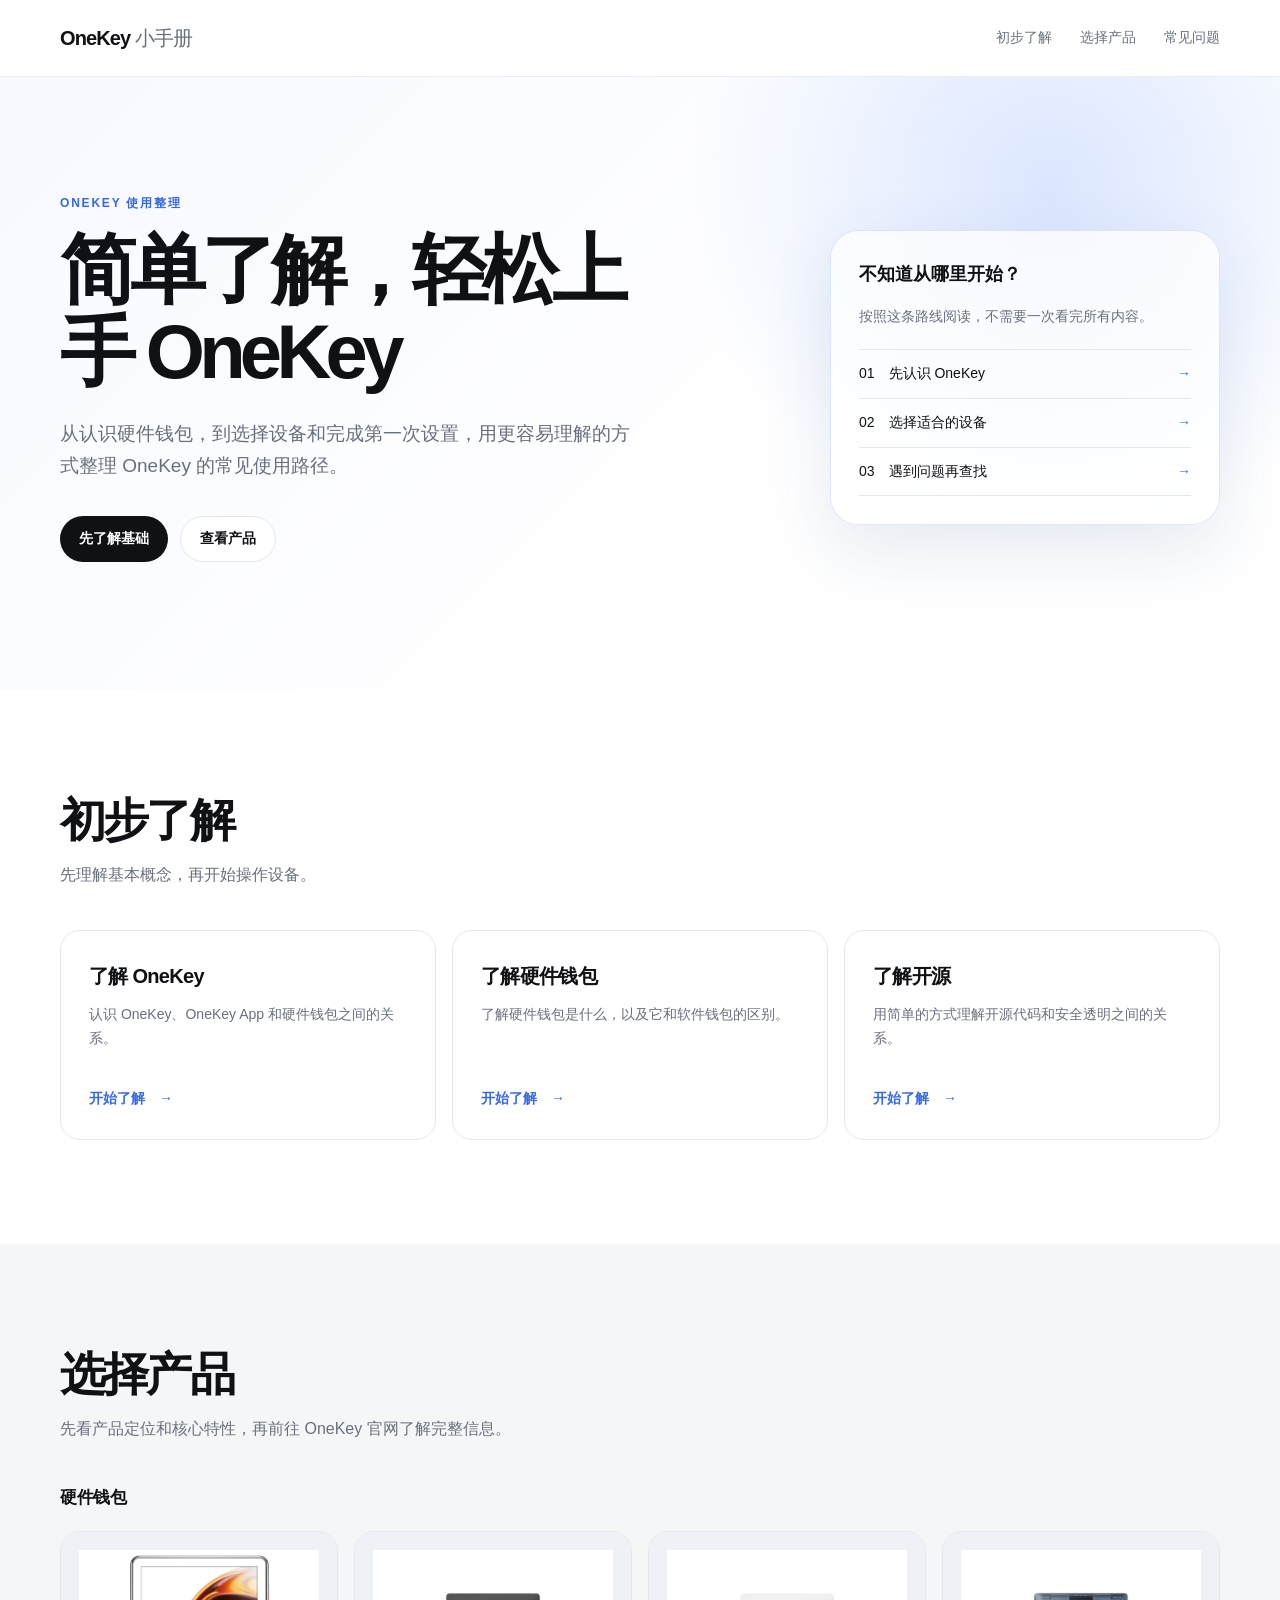
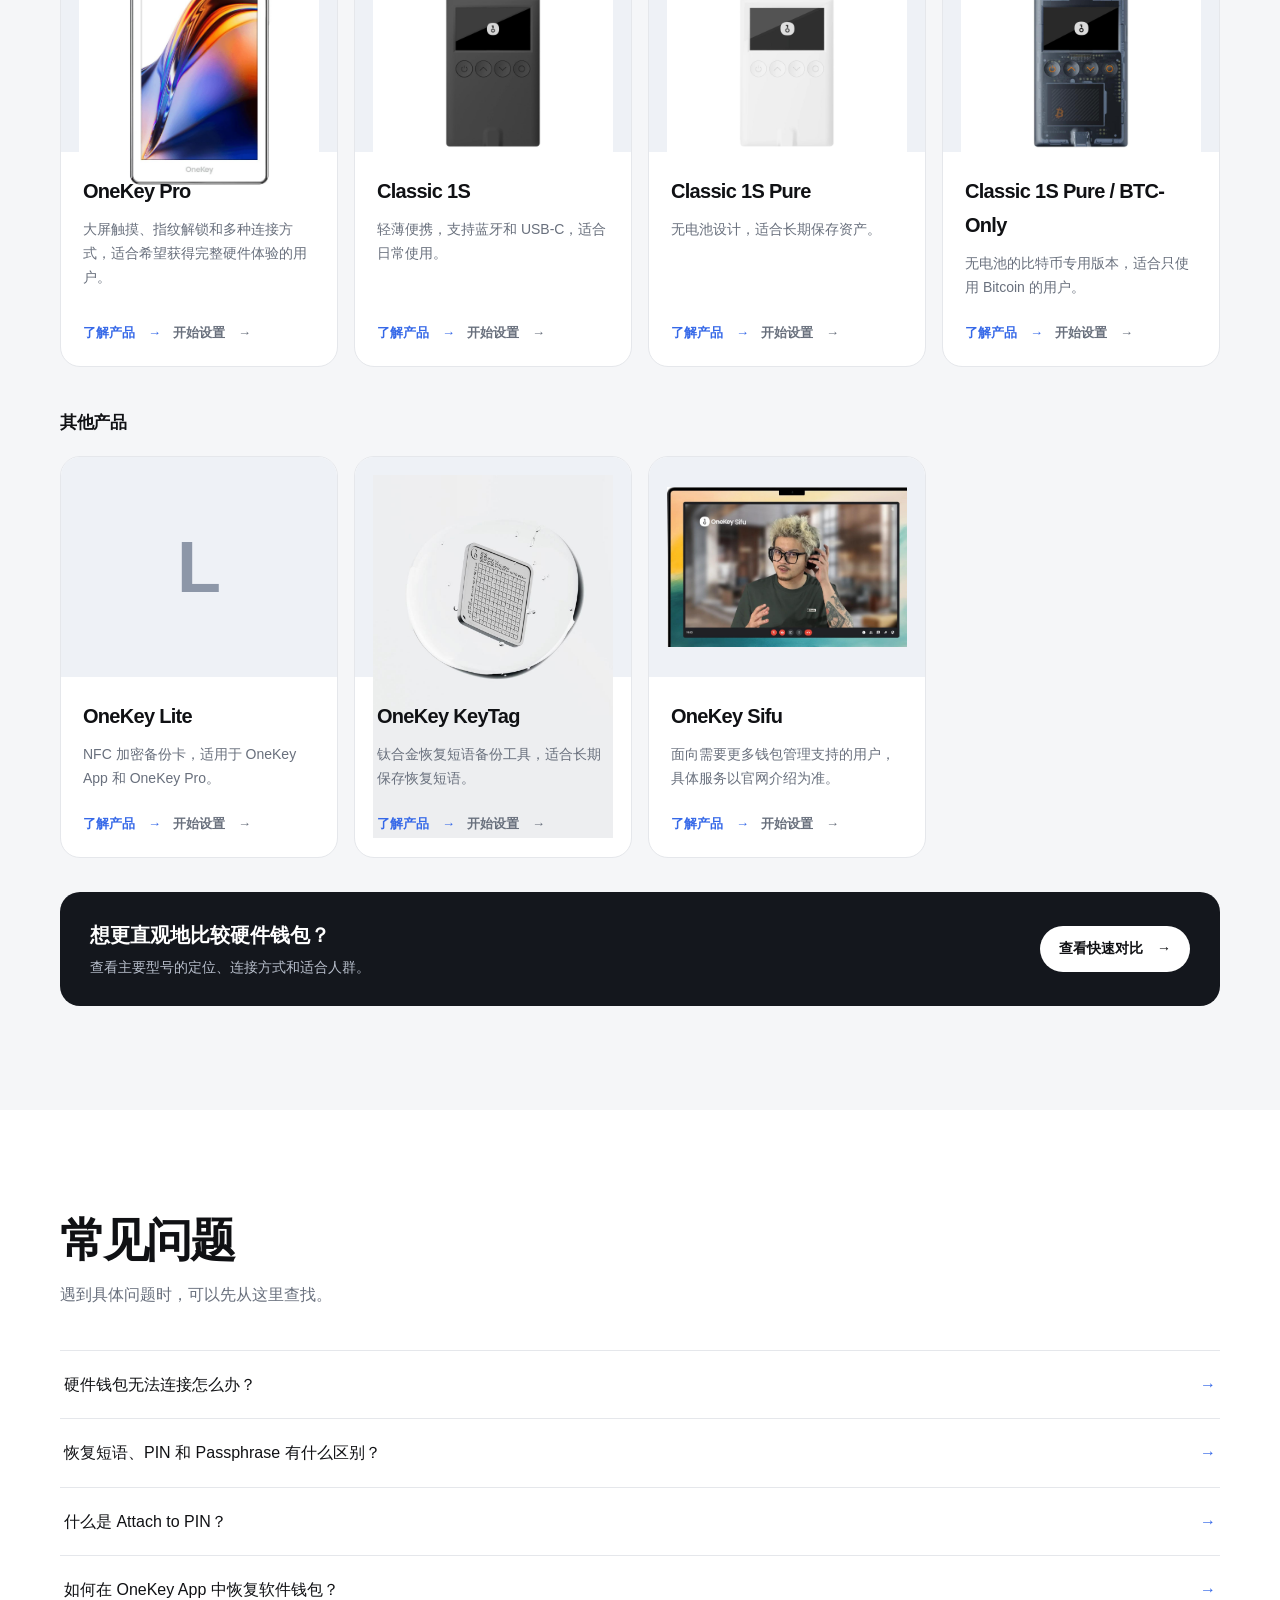
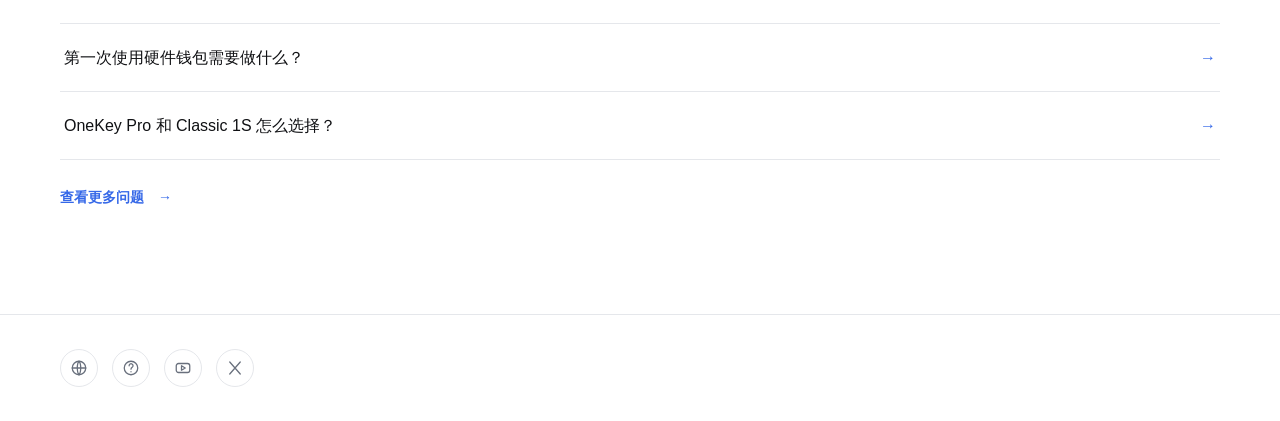
<file: index.html>
<!doctype html>
<html lang="zh-CN">
<head>
  <meta charset="UTF-8">
  <meta name="viewport" content="width=device-width, initial-scale=1">
  <meta name="description" content="OneKey 小手册：用简单、清晰的方式了解 OneKey 产品和硬件钱包。">
  <title>OneKey 小手册｜简单了解，轻松上手</title>
  <link rel="stylesheet" href="styles.css">
</head>
<body>
  <header class="site-header">
    <div class="container nav">
      <a class="brand" href="./">OneKey <span>小手册</span></a>
      <nav aria-label="主导航"><a href="#start">初步了解</a><a href="#products">选择产品</a><a href="#faq">常见问题</a></nav>
    </div>
  </header>
  <main>
    <section class="hero">
      <div class="container hero-grid">
        <div>
          <p class="eyebrow">ONEKEY 使用整理</p>
          <h1>简单了解，轻松上手 OneKey</h1>
          <p class="lead">从认识硬件钱包，到选择设备和完成第一次设置，用更容易理解的方式整理 OneKey 的常见使用路径。</p>
          <div class="hero-actions"><a class="button primary" href="#start">先了解基础</a><a class="button secondary" href="#products">查看产品</a></div>
        </div>
        <aside class="hero-note" aria-label="新手路线">
          <strong>不知道从哪里开始？</strong>
          <p>按照这条路线阅读，不需要一次看完所有内容。</p>
          <div class="route-list"><a href="#start"><span>01　先认识 OneKey</span><span>→</span></a><a href="#products"><span>02　选择适合的设备</span><span>→</span></a><a href="#faq"><span>03　遇到问题再查找</span><span>→</span></a></div>
        </aside>
      </div>
    </section>

    <section class="container section" id="start">
      <div class="section-heading"><h2>初步了解</h2><p>先理解基本概念，再开始操作设备。</p></div>
      <div class="card-grid">
        <a class="card" href="guides/01-了解OneKey.html"><h3>了解 OneKey</h3><p>认识 OneKey、OneKey App 和硬件钱包之间的关系。</p><span>开始了解　→</span></a>
        <a class="card" href="guides/02-了解硬件钱包.html"><h3>了解硬件钱包</h3><p>了解硬件钱包是什么，以及它和软件钱包的区别。</p><span>开始了解　→</span></a>
        <a class="card" href="guides/03-了解开源.html"><h3>了解开源</h3><p>用简单的方式理解开源代码和安全透明之间的关系。</p><span>开始了解　→</span></a>
      </div>
    </section>

    <section class="tint section" id="products">
      <div class="container">
        <div class="section-heading"><h2>选择产品</h2><p>先看产品定位和核心特性，再前往 OneKey 官网了解完整信息。</p></div>
        <h3 class="subheading">硬件钱包</h3>
        <div class="product-grid">
          <article class="product"><div class="product-media"><img src="assets/products/onekey-pro-user.jpg" alt="OneKey Pro"></div><div class="product-copy"><h3>OneKey Pro</h3><p>大屏触摸、指纹解锁和多种连接方式，适合希望获得完整硬件体验的用户。</p><div class="product-links"><a href="https://onekey.so/products/onekey-pro/" target="_blank" rel="noopener">了解产品　→</a><a href="guides/05-开始设置Pro.html">开始设置　→</a></div></div></article>
          <article class="product"><div class="product-media"><img src="assets/products/classic-1s-user.jpg" alt="OneKey Classic 1S"></div><div class="product-copy"><h3>Classic 1S</h3><p>轻薄便携，支持蓝牙和 USB-C，适合日常使用。</p><div class="product-links"><a href="https://onekey.so/products/onekey-classic-1s-series/" target="_blank" rel="noopener">了解产品　→</a><a href="guides/04-开始设置.html">开始设置　→</a></div></div></article>
          <article class="product"><div class="product-media"><img src="assets/products/classic-1s-pure-user.jpg" alt="OneKey Classic 1S Pure"></div><div class="product-copy"><h3>Classic 1S Pure</h3><p>无电池设计，适合长期保存资产。</p><div class="product-links"><a href="https://onekey.so/products/onekey-classic-1s-series/" target="_blank" rel="noopener">了解产品　→</a><a href="guides/04-开始设置.html">开始设置　→</a></div></div></article>
          <article class="product"><div class="product-media"><img src="assets/products/classic-1s-btc-user.jpg" alt="OneKey Classic 1S Pure BTC-Only"></div><div class="product-copy"><h3>Classic 1S Pure / BTC-Only</h3><p>无电池的比特币专用版本，适合只使用 Bitcoin 的用户。</p><div class="product-links"><a href="https://onekey.so/products/onekey-classic-1s-pure-btc-only/" target="_blank" rel="noopener">了解产品　→</a><a href="guides/04-开始设置.html">开始设置　→</a></div></div></article>
        </div>
        <h3 class="subheading" style="margin-top:42px">其他产品</h3>
        <div class="product-grid">
          <article class="product"><div class="product-placeholder" aria-hidden="true">L</div><div class="product-copy"><h3>OneKey Lite</h3><p>NFC 加密备份卡，适用于 OneKey App 和 OneKey Pro。</p><div class="product-links"><a href="https://onekey.so/products/onekey-lite/" target="_blank" rel="noopener">了解产品　→</a><a href="guides/04-开始设置.html">开始设置　→</a></div></div></article>
          <article class="product"><div class="product-media"><img src="assets/products/onekey-keytag-user.jpg" alt="OneKey KeyTag"></div><div class="product-copy"><h3>OneKey KeyTag</h3><p>钛合金恢复短语备份工具，适合长期保存恢复短语。</p><div class="product-links"><a href="https://onekey.so/products/onekey-keytag/" target="_blank" rel="noopener">了解产品　→</a><a href="guides/04-开始设置.html">开始设置　→</a></div></div></article>
          <article class="product"><div class="product-media"><img src="assets/products/onekey-sifu-user.jpg" alt="OneKey Sifu"></div><div class="product-copy"><h3>OneKey Sifu</h3><p>面向需要更多钱包管理支持的用户，具体服务以官网介绍为准。</p><div class="product-links"><a href="https://onekey.so/products/onekey-sifu/" target="_blank" rel="noopener">了解产品　→</a><a href="guides/04-开始设置.html">开始设置　→</a></div></div></article>
        </div>
        <div class="compare-banner"><div><h3>想更直观地比较硬件钱包？</h3><p>查看主要型号的定位、连接方式和适合人群。</p></div><a class="button" href="product-compare.html">查看快速对比　→</a></div>
      </div>
    </section>

    <section class="container section" id="faq">
      <div class="section-heading"><h2>常见问题</h2><p>遇到具体问题时，可以先从这里查找。</p></div>
      <div class="faq-list"><a href="guides/06-硬件钱包无法连接.html"><span>硬件钱包无法连接怎么办？</span><b>→</b></a><a href="guides/04-恢复短语-pin-passphrase.html"><span>恢复短语、PIN 和 Passphrase 有什么区别？</span><b>→</b></a><a href="guides/08-attach-to-pin.html"><span>什么是 Attach to PIN？</span><b>→</b></a><a href="guides/05-app恢复软件钱包.html"><span>如何在 OneKey App 中恢复软件钱包？</span><b>→</b></a><a href="guides/03-第一次使用硬件钱包.html"><span>第一次使用硬件钱包需要做什么？</span><b>→</b></a><a href="guides/07-pro与classic-1s怎么选.html"><span>OneKey Pro 和 Classic 1S 怎么选择？</span><b>→</b></a></div>
      <a class="more-link" href="https://help.onekey.so/" target="_blank" rel="noopener">查看更多问题　→</a>
    </section>
  </main>
  <footer class="site-footer"><div class="container"><div class="footer-links" aria-label="OneKey 官方链接"><a href="https://onekey.so/" target="_blank" rel="noopener" aria-label="OneKey 官方网站" title="OneKey 官方网站"><svg viewBox="0 0 24 24"><circle cx="12" cy="12" r="9"/><path d="M3 12h18M12 3c3 3 3 15 0 18M12 3c-3 3-3 15 0 18"/></svg></a><a href="https://help.onekey.so/" target="_blank" rel="noopener" aria-label="OneKey 帮助中心" title="OneKey 帮助中心"><svg viewBox="0 0 24 24"><circle cx="12" cy="12" r="9"/><path d="M9.5 9a2.6 2.6 0 1 1 4.1 2.1c-1 .7-1.6 1.1-1.6 2.4M12 17h.01"/></svg></a><a href="https://www.youtube.com/@onekeyhq" target="_blank" rel="noopener" aria-label="OneKey 官方 YouTube" title="OneKey 官方 YouTube"><svg viewBox="0 0 24 24"><rect x="3" y="6" width="18" height="12" rx="3"/><path d="m10 9 5 3-5 3z"/></svg></a><a href="https://x.com/OneKeyCN" target="_blank" rel="noopener" aria-label="OneKey 官方 X" title="OneKey 官方 X"><svg viewBox="0 0 24 24"><path d="M5 4l14 16M19 4 5 20"/></svg></a></div></div></footer>
</body>
</html>
</file>
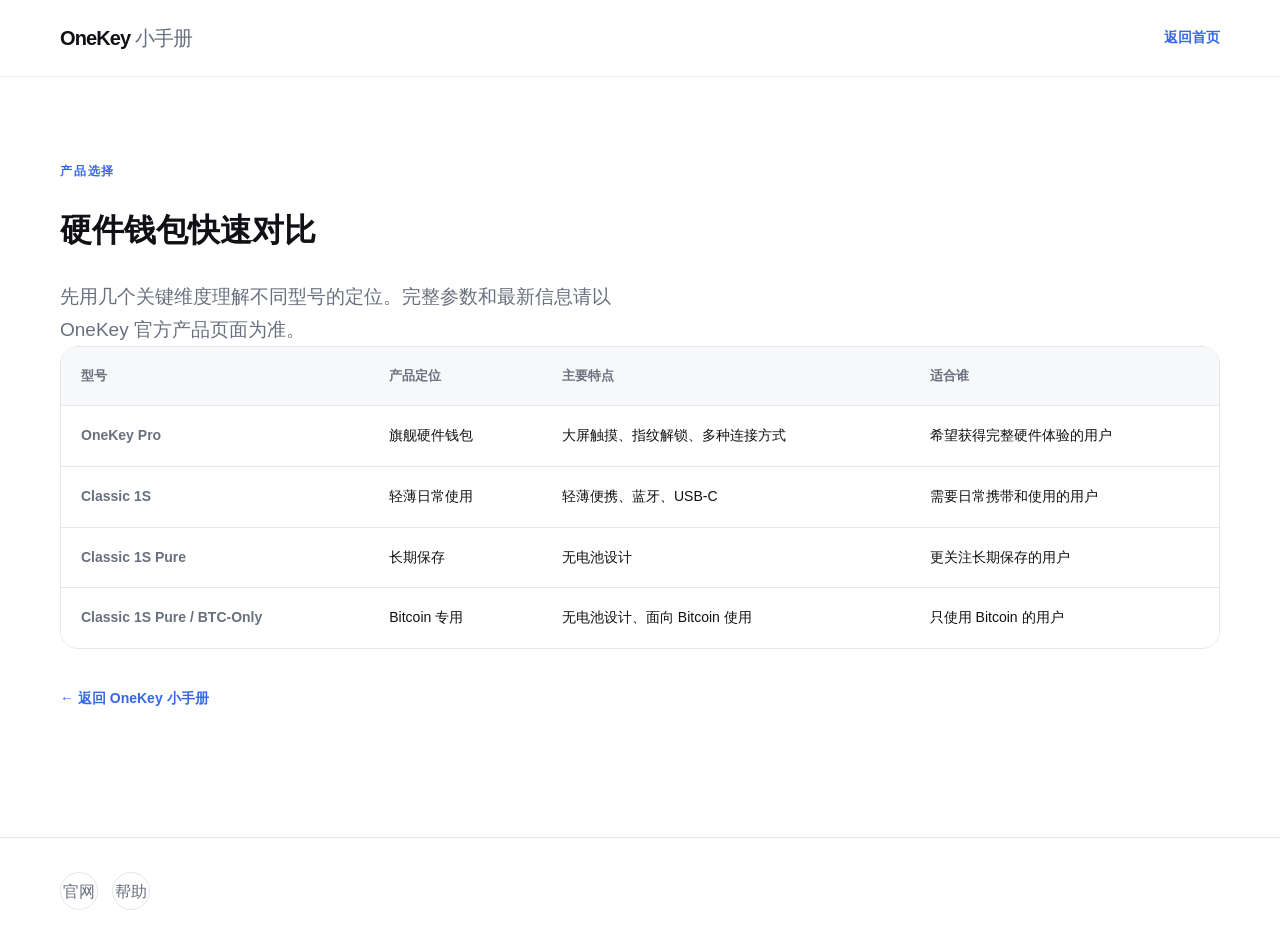
<file: product-compare.html>
<!doctype html>
<html lang="zh-CN"><head><meta charset="UTF-8"><meta name="viewport" content="width=device-width, initial-scale=1"><meta name="description" content="OneKey 硬件钱包快速对比。"><title>硬件钱包快速对比｜OneKey 小手册</title><link rel="stylesheet" href="styles.css"></head>
<body><header class="site-header"><div class="container nav"><a class="brand" href="./">OneKey <span>小手册</span></a><a class="back" href="./">返回首页</a></div></header>
<main class="container compare-page"><p class="eyebrow">产品选择</p><h1>硬件钱包快速对比</h1><p class="lead">先用几个关键维度理解不同型号的定位。完整参数和最新信息请以 OneKey 官方产品页面为准。</p><div class="compare-table-wrap"><table class="compare-table"><thead><tr><th>型号</th><th>产品定位</th><th>主要特点</th><th>适合谁</th></tr></thead><tbody><tr><td>OneKey Pro</td><td>旗舰硬件钱包</td><td>大屏触摸、指纹解锁、多种连接方式</td><td>希望获得完整硬件体验的用户</td></tr><tr><td>Classic 1S</td><td>轻薄日常使用</td><td>轻薄便携、蓝牙、USB-C</td><td>需要日常携带和使用的用户</td></tr><tr><td>Classic 1S Pure</td><td>长期保存</td><td>无电池设计</td><td>更关注长期保存的用户</td></tr><tr><td>Classic 1S Pure / BTC-Only</td><td>Bitcoin 专用</td><td>无电池设计、面向 Bitcoin 使用</td><td>只使用 Bitcoin 的用户</td></tr></tbody></table></div><p><a class="back-link" href="./">← 返回 OneKey 小手册</a></p></main><footer class="site-footer"><div class="container"><div class="footer-links"><a href="https://onekey.so/" target="_blank" rel="noopener" aria-label="OneKey 官方网站">官网</a><a href="https://help.onekey.so/" target="_blank" rel="noopener" aria-label="OneKey 帮助中心">帮助</a></div></div></footer></body></html>
</file>
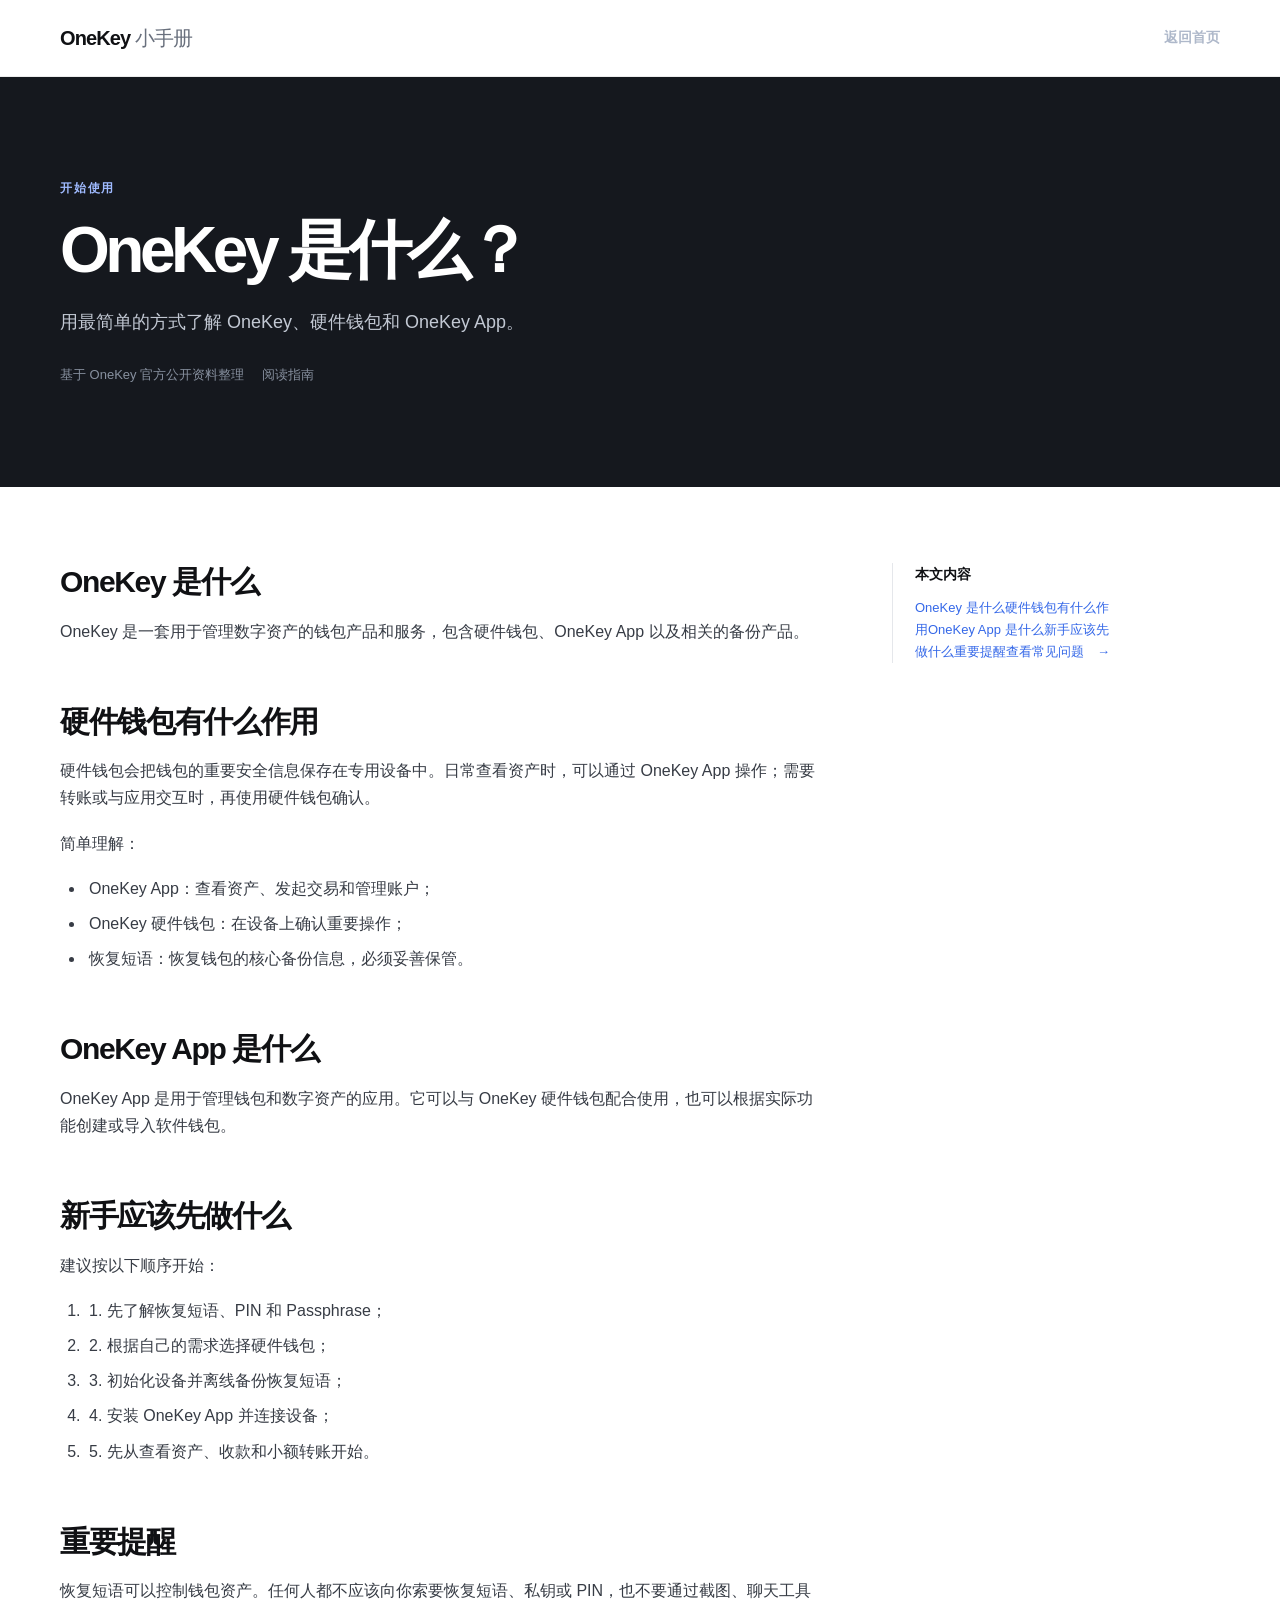
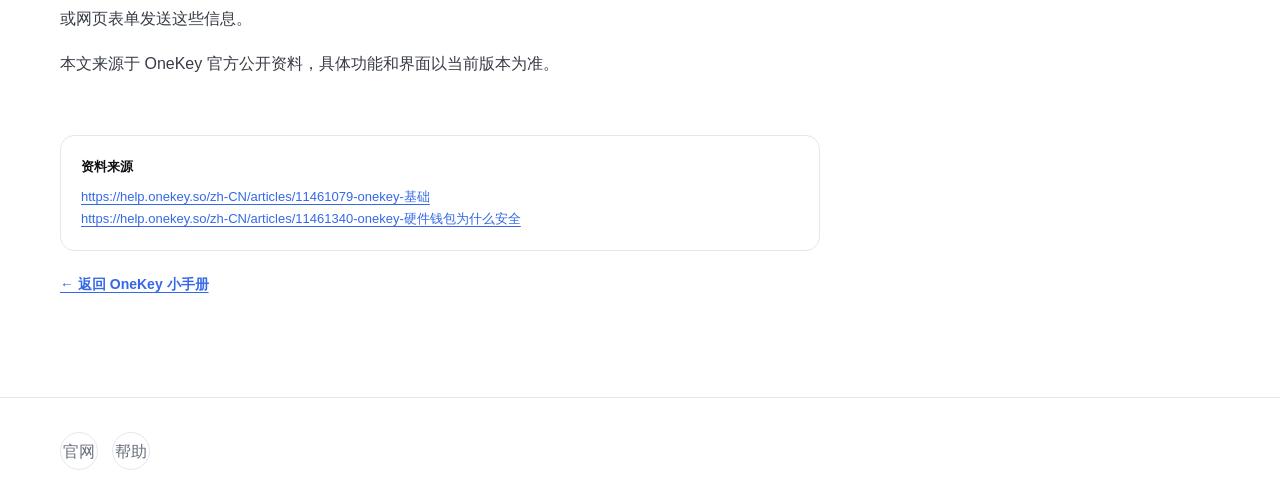
<file: guides/01-onekey是什么.html>
<!doctype html>
<html lang="zh-CN"><head><meta charset="UTF-8"><meta name="viewport" content="width=device-width, initial-scale=1">
<meta name="description" content="用最简单的方式了解 OneKey、硬件钱包和 OneKey App。"><title>OneKey 是什么？｜OneKey 小手册</title><link rel="stylesheet" href="../styles.css"></head>
<body class="guide-page"><header class="site-header"><div class="container nav"><a class="brand" href="../">OneKey <span>小手册</span></a><a class="back" href="../">返回首页</a></div></header>
<main><section class="guide-hero"><div class="container guide-hero-inner"><div><p class="eyebrow">开始使用</p><h1>OneKey 是什么？</h1><p class="guide-summary">用最简单的方式了解 OneKey、硬件钱包和 OneKey App。</p><div class="guide-meta"><span>基于 OneKey 官方公开资料整理</span><span>阅读指南</span></div></div></div></section>
<section class="container guide-layout"><article class="article-body"><h2 id="onekey-是什么">OneKey 是什么</h2>
<p>OneKey 是一套用于管理数字资产的钱包产品和服务，包含硬件钱包、OneKey App 以及相关的备份产品。</p>
<h2 id="硬件钱包有什么作用">硬件钱包有什么作用</h2>
<p>硬件钱包会把钱包的重要安全信息保存在专用设备中。日常查看资产时，可以通过 OneKey App 操作；需要转账或与应用交互时，再使用硬件钱包确认。</p>
<p>简单理解：</p>
<ul>
<li>OneKey App：查看资产、发起交易和管理账户；</li>
<li>OneKey 硬件钱包：在设备上确认重要操作；</li>
<li>恢复短语：恢复钱包的核心备份信息，必须妥善保管。</li>
</ul>
<h2 id="onekey-app-是什么">OneKey App 是什么</h2>
<p>OneKey App 是用于管理钱包和数字资产的应用。它可以与 OneKey 硬件钱包配合使用，也可以根据实际功能创建或导入软件钱包。</p>
<h2 id="新手应该先做什么">新手应该先做什么</h2>
<p>建议按以下顺序开始：</p>
<ol>
<li>1. 先了解恢复短语、PIN 和 Passphrase；</li>
<li>2. 根据自己的需求选择硬件钱包；</li>
<li>3. 初始化设备并离线备份恢复短语；</li>
<li>4. 安装 OneKey App 并连接设备；</li>
<li>5. 先从查看资产、收款和小额转账开始。</li>
</ol>
<h2 id="重要提醒">重要提醒</h2>
<p>恢复短语可以控制钱包资产。任何人都不应该向你索要恢复短语、私钥或 PIN，也不要通过截图、聊天工具或网页表单发送这些信息。</p>
<p>本文来源于 OneKey 官方公开资料，具体功能和界面以当前版本为准。</p><div class="article-source"><strong>资料来源</strong><a href="https://help.onekey.so/zh-CN/articles/11461079-onekey-基础" target="_blank" rel="noopener">https://help.onekey.so/zh-CN/articles/11461079-onekey-基础</a><a href="https://help.onekey.so/zh-CN/articles/11461340-onekey-硬件钱包为什么安全" target="_blank" rel="noopener">https://help.onekey.so/zh-CN/articles/11461340-onekey-硬件钱包为什么安全</a></div><a class="back-link" href="../">← 返回 OneKey 小手册</a></article><aside class="guide-aside"><strong>本文内容</strong><a href="#onekey-是什么">OneKey 是什么</a><a href="#硬件钱包有什么作用">硬件钱包有什么作用</a><a href="#onekey-app-是什么">OneKey App 是什么</a><a href="#新手应该先做什么">新手应该先做什么</a><a href="#重要提醒">重要提醒</a><a href="../#faq">查看常见问题　→</a></aside></section></main>
<footer class="site-footer"><div class="container"><div class="footer-links"><a href="https://onekey.so/" target="_blank" rel="noopener" aria-label="OneKey 官方网站">官网</a><a href="https://help.onekey.so/" target="_blank" rel="noopener" aria-label="OneKey 帮助中心">帮助</a></div></div></footer></body></html>
</file>
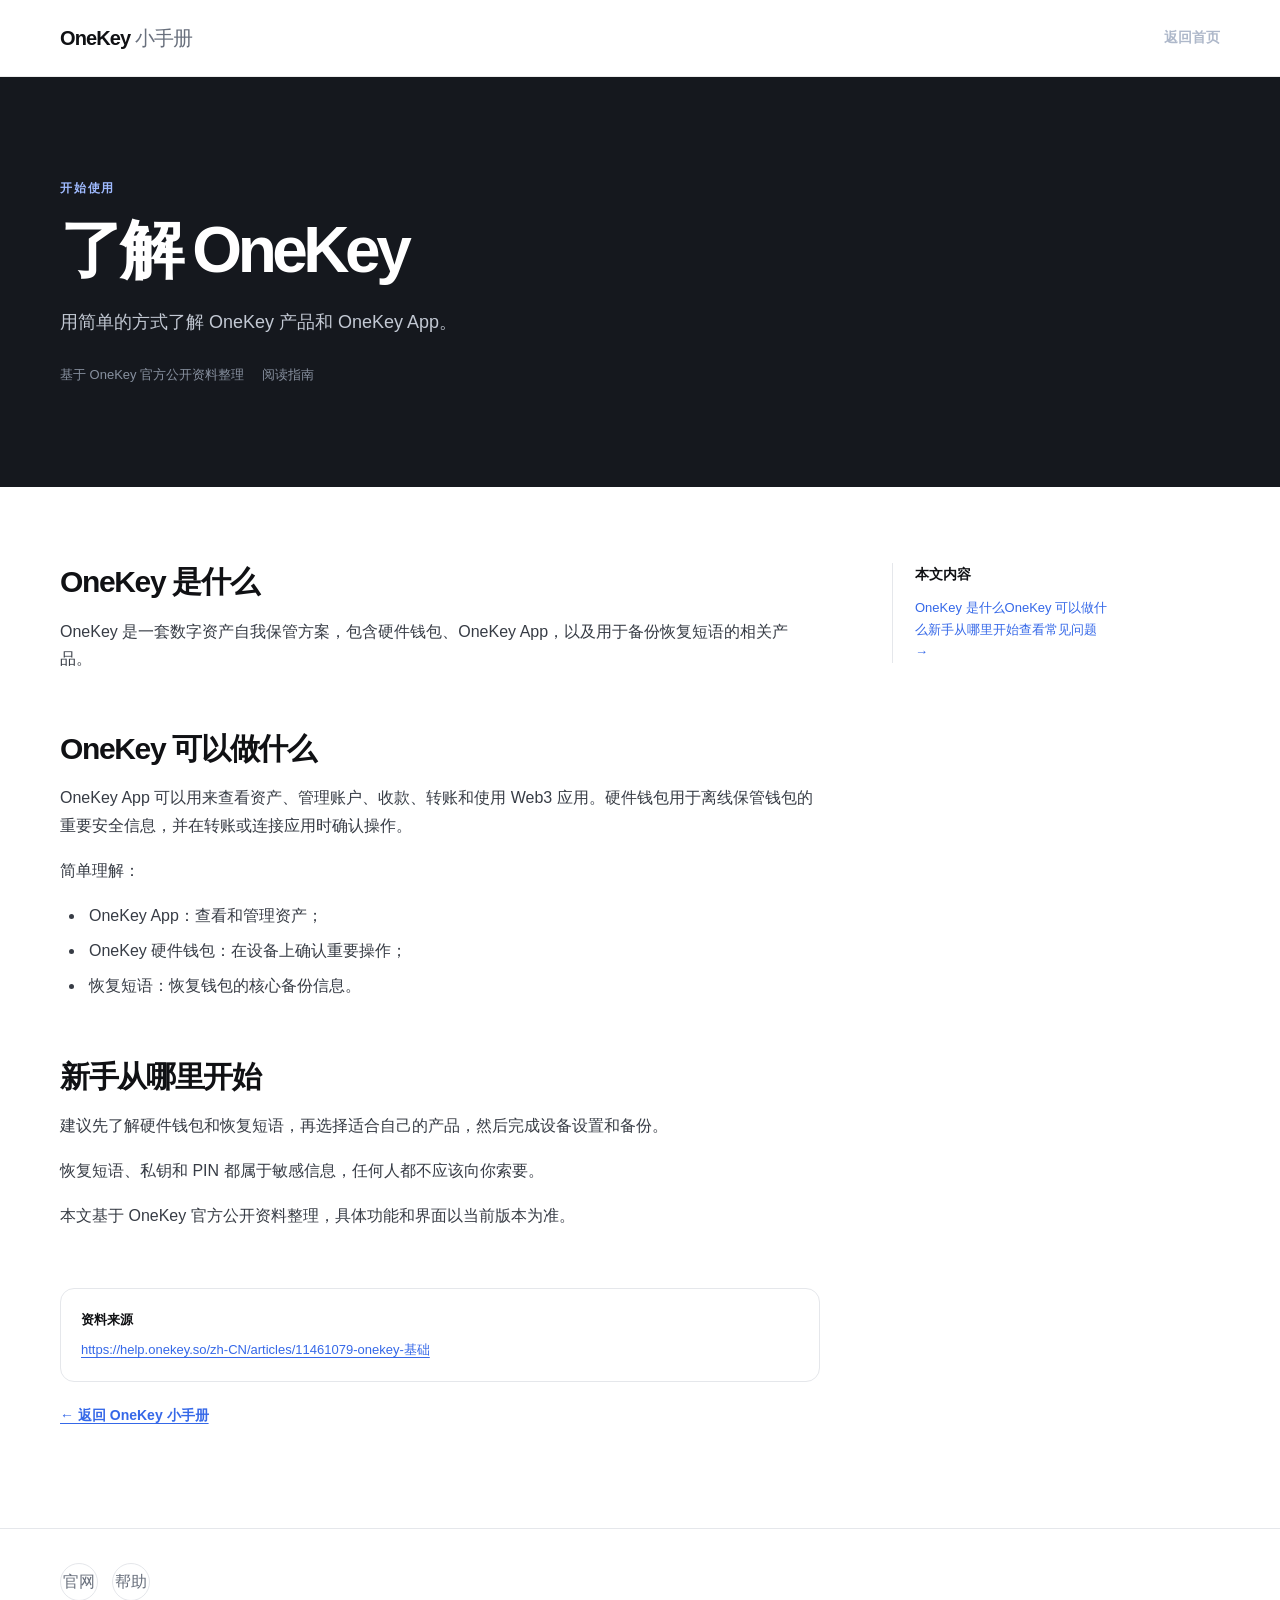
<file: guides/01-了解OneKey.html>
<!doctype html>
<html lang="zh-CN"><head><meta charset="UTF-8"><meta name="viewport" content="width=device-width, initial-scale=1">
<meta name="description" content="用简单的方式了解 OneKey 产品和 OneKey App。"><title>了解 OneKey｜OneKey 小手册</title><link rel="stylesheet" href="../styles.css"></head>
<body class="guide-page"><header class="site-header"><div class="container nav"><a class="brand" href="../">OneKey <span>小手册</span></a><a class="back" href="../">返回首页</a></div></header>
<main><section class="guide-hero"><div class="container guide-hero-inner"><div><p class="eyebrow">开始使用</p><h1>了解 OneKey</h1><p class="guide-summary">用简单的方式了解 OneKey 产品和 OneKey App。</p><div class="guide-meta"><span>基于 OneKey 官方公开资料整理</span><span>阅读指南</span></div></div></div></section>
<section class="container guide-layout"><article class="article-body"><h2 id="onekey-是什么">OneKey 是什么</h2>
<p>OneKey 是一套数字资产自我保管方案，包含硬件钱包、OneKey App，以及用于备份恢复短语的相关产品。</p>
<h2 id="onekey-可以做什么">OneKey 可以做什么</h2>
<p>OneKey App 可以用来查看资产、管理账户、收款、转账和使用 Web3 应用。硬件钱包用于离线保管钱包的重要安全信息，并在转账或连接应用时确认操作。</p>
<p>简单理解：</p>
<ul>
<li>OneKey App：查看和管理资产；</li>
<li>OneKey 硬件钱包：在设备上确认重要操作；</li>
<li>恢复短语：恢复钱包的核心备份信息。</li>
</ul>
<h2 id="新手从哪里开始">新手从哪里开始</h2>
<p>建议先了解硬件钱包和恢复短语，再选择适合自己的产品，然后完成设备设置和备份。</p>
<p>恢复短语、私钥和 PIN 都属于敏感信息，任何人都不应该向你索要。</p>
<p>本文基于 OneKey 官方公开资料整理，具体功能和界面以当前版本为准。</p><div class="article-source"><strong>资料来源</strong><a href="https://help.onekey.so/zh-CN/articles/11461079-onekey-基础" target="_blank" rel="noopener">https://help.onekey.so/zh-CN/articles/11461079-onekey-基础</a></div><a class="back-link" href="../">← 返回 OneKey 小手册</a></article><aside class="guide-aside"><strong>本文内容</strong><a href="#onekey-是什么">OneKey 是什么</a><a href="#onekey-可以做什么">OneKey 可以做什么</a><a href="#新手从哪里开始">新手从哪里开始</a><a href="../#faq">查看常见问题　→</a></aside></section></main>
<footer class="site-footer"><div class="container"><div class="footer-links"><a href="https://onekey.so/" target="_blank" rel="noopener" aria-label="OneKey 官方网站">官网</a><a href="https://help.onekey.so/" target="_blank" rel="noopener" aria-label="OneKey 帮助中心">帮助</a></div></div></footer></body></html>
</file>
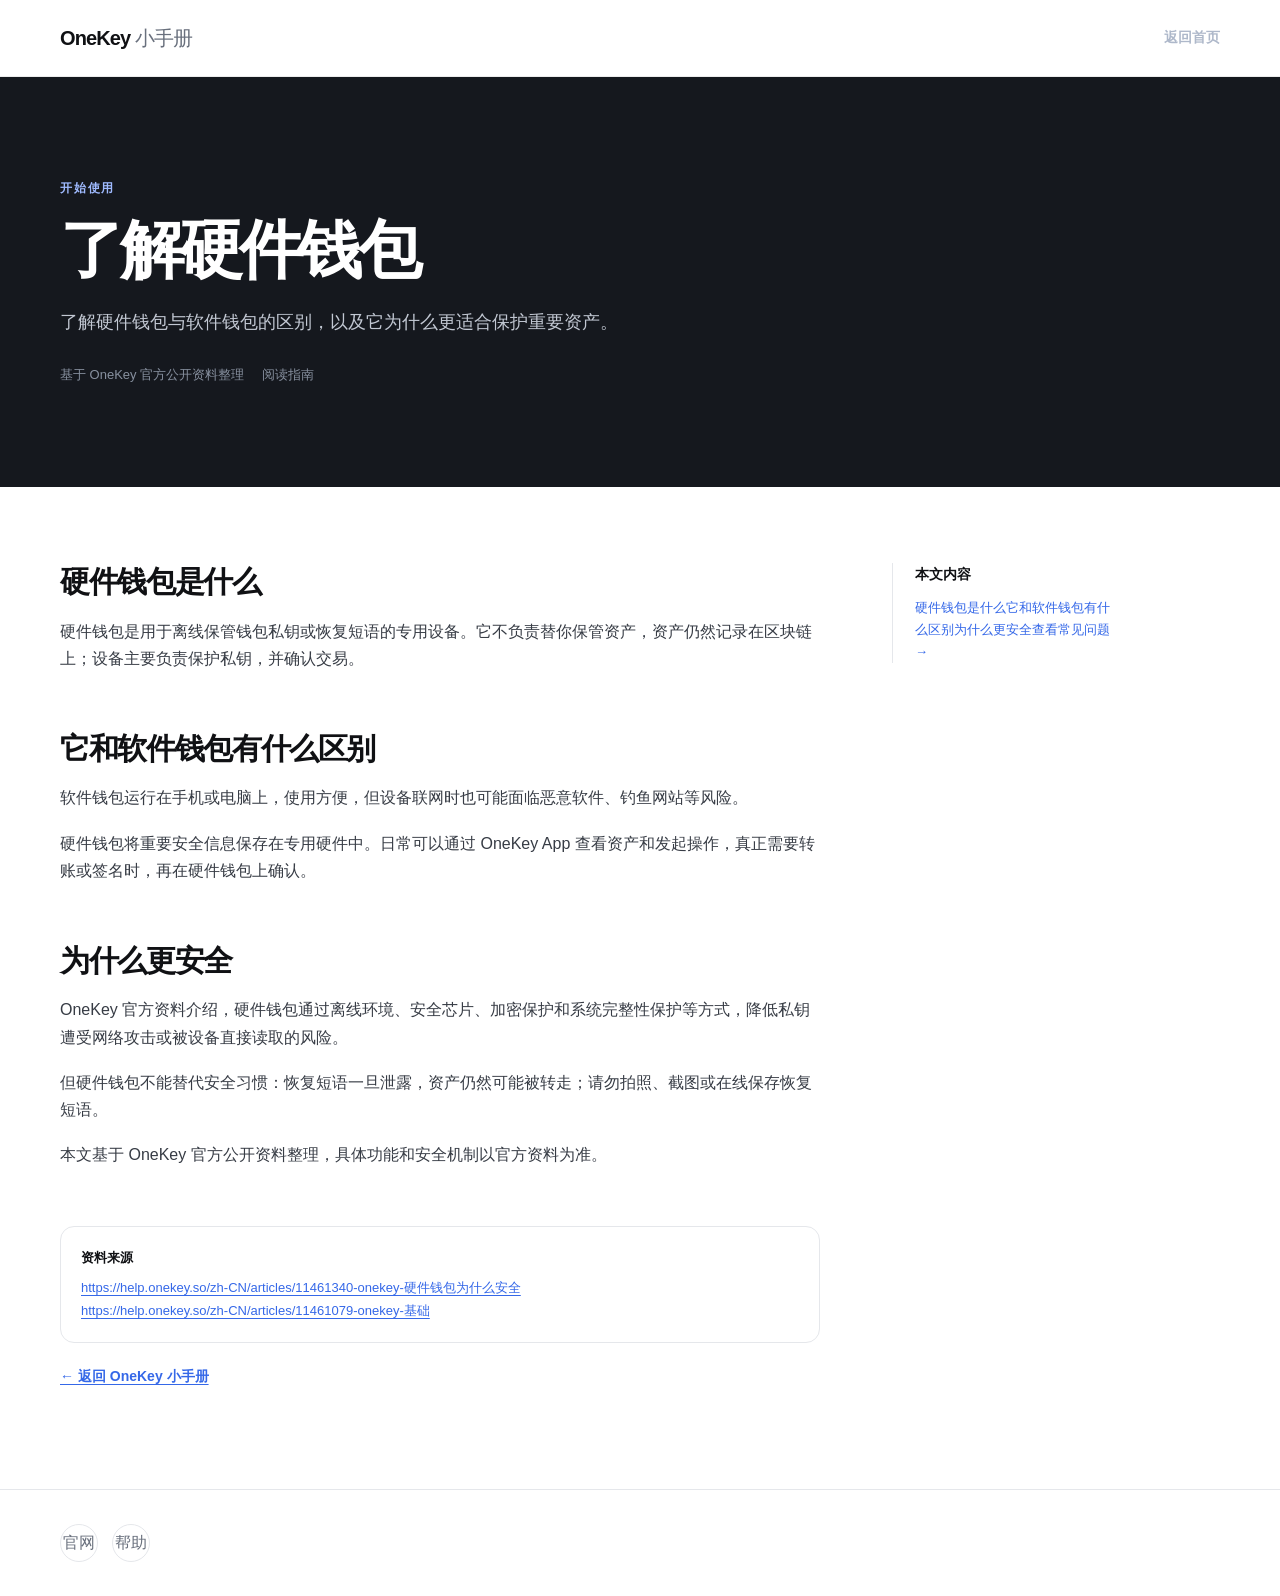
<file: guides/02-了解硬件钱包.html>
<!doctype html>
<html lang="zh-CN"><head><meta charset="UTF-8"><meta name="viewport" content="width=device-width, initial-scale=1">
<meta name="description" content="了解硬件钱包与软件钱包的区别，以及它为什么更适合保护重要资产。"><title>了解硬件钱包｜OneKey 小手册</title><link rel="stylesheet" href="../styles.css"></head>
<body class="guide-page"><header class="site-header"><div class="container nav"><a class="brand" href="../">OneKey <span>小手册</span></a><a class="back" href="../">返回首页</a></div></header>
<main><section class="guide-hero"><div class="container guide-hero-inner"><div><p class="eyebrow">开始使用</p><h1>了解硬件钱包</h1><p class="guide-summary">了解硬件钱包与软件钱包的区别，以及它为什么更适合保护重要资产。</p><div class="guide-meta"><span>基于 OneKey 官方公开资料整理</span><span>阅读指南</span></div></div></div></section>
<section class="container guide-layout"><article class="article-body"><h2 id="硬件钱包是什么">硬件钱包是什么</h2>
<p>硬件钱包是用于离线保管钱包私钥或恢复短语的专用设备。它不负责替你保管资产，资产仍然记录在区块链上；设备主要负责保护私钥，并确认交易。</p>
<h2 id="它和软件钱包有什么区别">它和软件钱包有什么区别</h2>
<p>软件钱包运行在手机或电脑上，使用方便，但设备联网时也可能面临恶意软件、钓鱼网站等风险。</p>
<p>硬件钱包将重要安全信息保存在专用硬件中。日常可以通过 OneKey App 查看资产和发起操作，真正需要转账或签名时，再在硬件钱包上确认。</p>
<h2 id="为什么更安全">为什么更安全</h2>
<p>OneKey 官方资料介绍，硬件钱包通过离线环境、安全芯片、加密保护和系统完整性保护等方式，降低私钥遭受网络攻击或被设备直接读取的风险。</p>
<p>但硬件钱包不能替代安全习惯：恢复短语一旦泄露，资产仍然可能被转走；请勿拍照、截图或在线保存恢复短语。</p>
<p>本文基于 OneKey 官方公开资料整理，具体功能和安全机制以官方资料为准。</p><div class="article-source"><strong>资料来源</strong><a href="https://help.onekey.so/zh-CN/articles/11461340-onekey-硬件钱包为什么安全" target="_blank" rel="noopener">https://help.onekey.so/zh-CN/articles/11461340-onekey-硬件钱包为什么安全</a><a href="https://help.onekey.so/zh-CN/articles/11461079-onekey-基础" target="_blank" rel="noopener">https://help.onekey.so/zh-CN/articles/11461079-onekey-基础</a></div><a class="back-link" href="../">← 返回 OneKey 小手册</a></article><aside class="guide-aside"><strong>本文内容</strong><a href="#硬件钱包是什么">硬件钱包是什么</a><a href="#它和软件钱包有什么区别">它和软件钱包有什么区别</a><a href="#为什么更安全">为什么更安全</a><a href="../#faq">查看常见问题　→</a></aside></section></main>
<footer class="site-footer"><div class="container"><div class="footer-links"><a href="https://onekey.so/" target="_blank" rel="noopener" aria-label="OneKey 官方网站">官网</a><a href="https://help.onekey.so/" target="_blank" rel="noopener" aria-label="OneKey 帮助中心">帮助</a></div></div></footer></body></html>
</file>
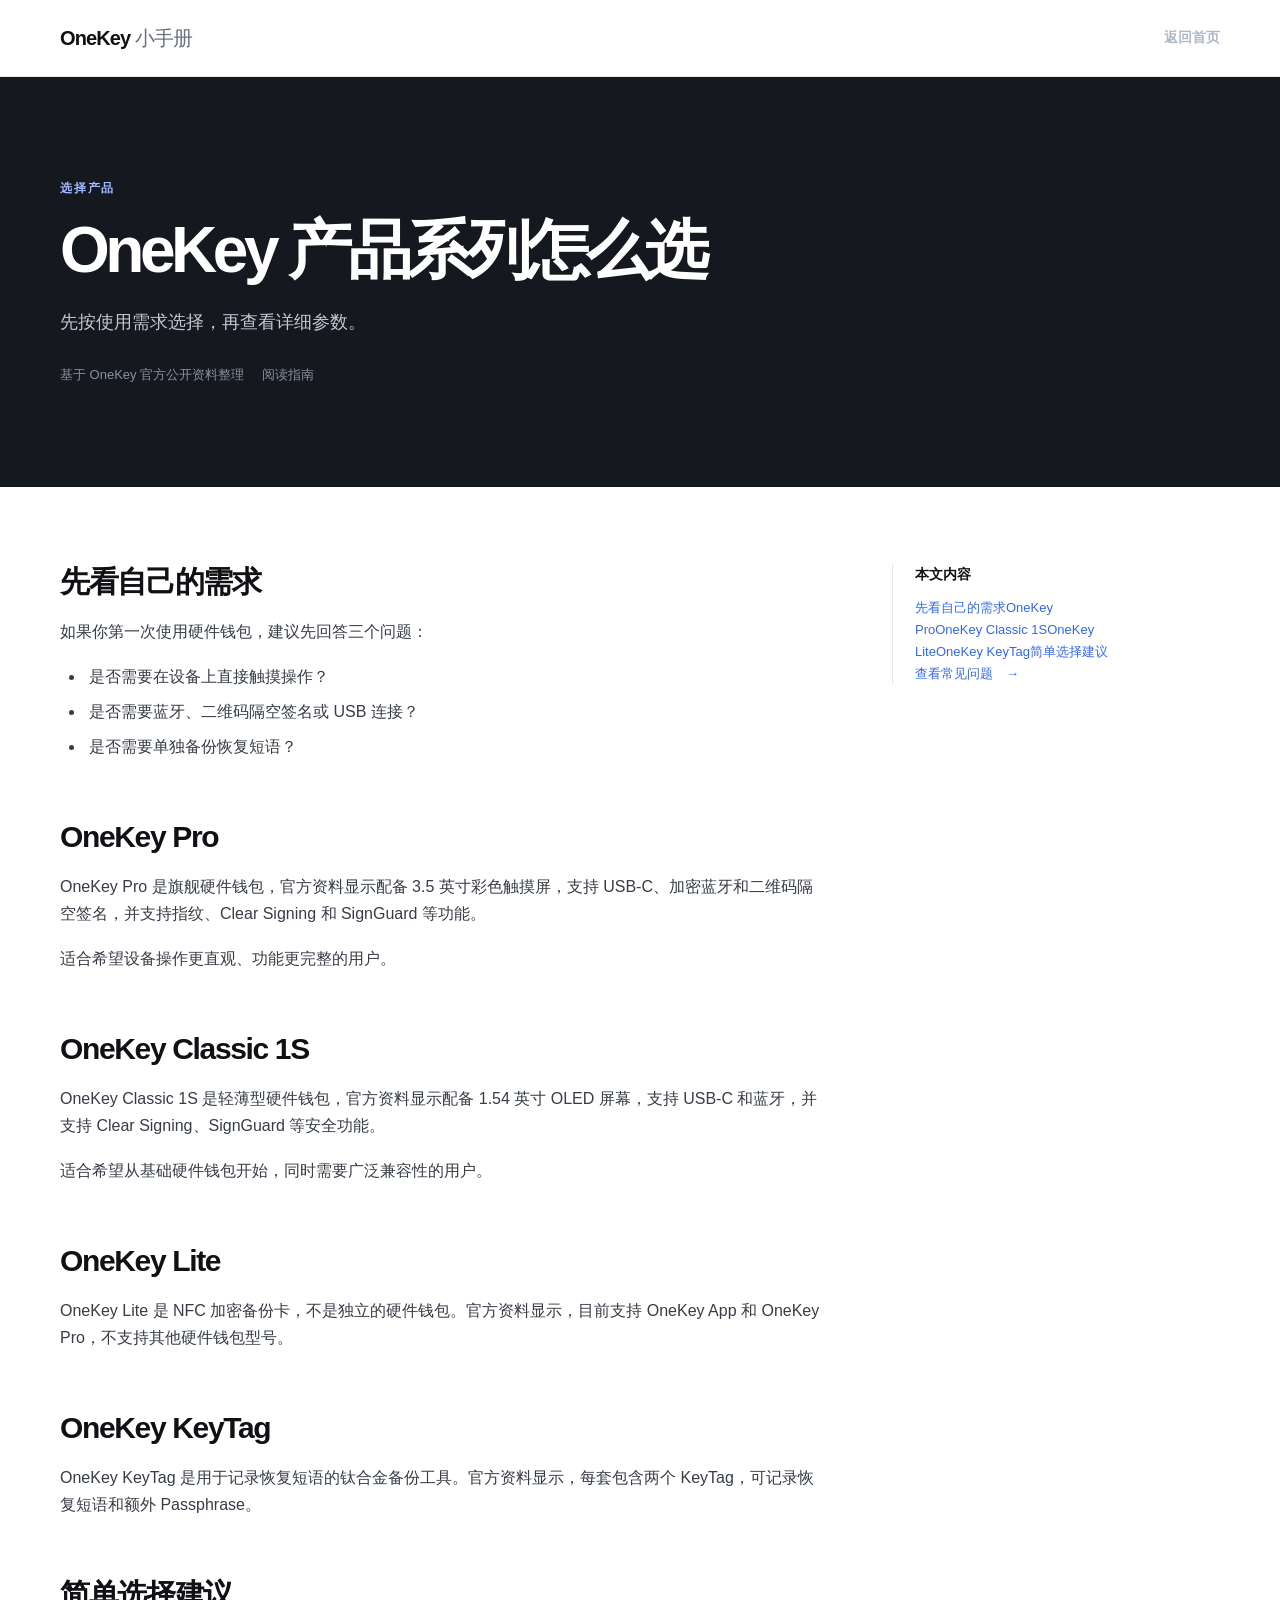
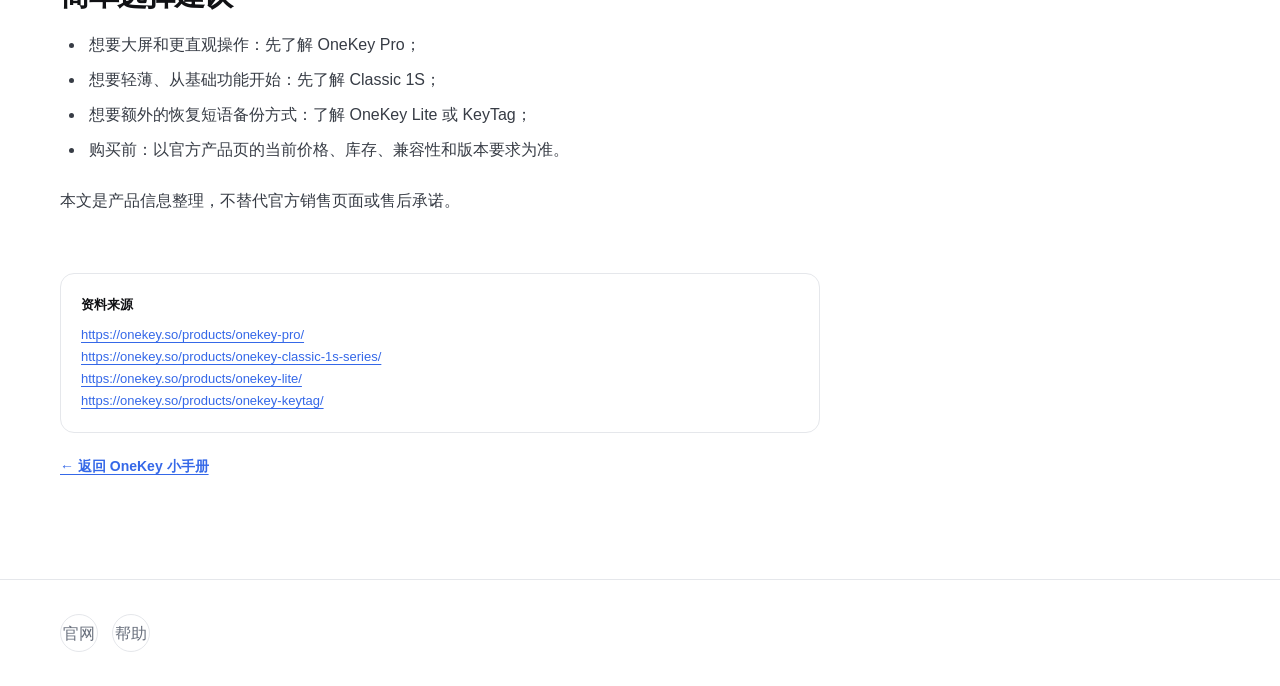
<file: guides/02-产品系列怎么选.html>
<!doctype html>
<html lang="zh-CN"><head><meta charset="UTF-8"><meta name="viewport" content="width=device-width, initial-scale=1">
<meta name="description" content="先按使用需求选择，再查看详细参数。"><title>OneKey 产品系列怎么选｜OneKey 小手册</title><link rel="stylesheet" href="../styles.css"></head>
<body class="guide-page"><header class="site-header"><div class="container nav"><a class="brand" href="../">OneKey <span>小手册</span></a><a class="back" href="../">返回首页</a></div></header>
<main><section class="guide-hero"><div class="container guide-hero-inner"><div><p class="eyebrow">选择产品</p><h1>OneKey 产品系列怎么选</h1><p class="guide-summary">先按使用需求选择，再查看详细参数。</p><div class="guide-meta"><span>基于 OneKey 官方公开资料整理</span><span>阅读指南</span></div></div></div></section>
<section class="container guide-layout"><article class="article-body"><h2 id="先看自己的需求">先看自己的需求</h2>
<p>如果你第一次使用硬件钱包，建议先回答三个问题：</p>
<ul>
<li>是否需要在设备上直接触摸操作？</li>
<li>是否需要蓝牙、二维码隔空签名或 USB 连接？</li>
<li>是否需要单独备份恢复短语？</li>
</ul>
<h2 id="onekey-pro">OneKey Pro</h2>
<p>OneKey Pro 是旗舰硬件钱包，官方资料显示配备 3.5 英寸彩色触摸屏，支持 USB-C、加密蓝牙和二维码隔空签名，并支持指纹、Clear Signing 和 SignGuard 等功能。</p>
<p>适合希望设备操作更直观、功能更完整的用户。</p>
<h2 id="onekey-classic-1s">OneKey Classic 1S</h2>
<p>OneKey Classic 1S 是轻薄型硬件钱包，官方资料显示配备 1.54 英寸 OLED 屏幕，支持 USB-C 和蓝牙，并支持 Clear Signing、SignGuard 等安全功能。</p>
<p>适合希望从基础硬件钱包开始，同时需要广泛兼容性的用户。</p>
<h2 id="onekey-lite">OneKey Lite</h2>
<p>OneKey Lite 是 NFC 加密备份卡，不是独立的硬件钱包。官方资料显示，目前支持 OneKey App 和 OneKey Pro，不支持其他硬件钱包型号。</p>
<h2 id="onekey-keytag">OneKey KeyTag</h2>
<p>OneKey KeyTag 是用于记录恢复短语的钛合金备份工具。官方资料显示，每套包含两个 KeyTag，可记录恢复短语和额外 Passphrase。</p>
<h2 id="简单选择建议">简单选择建议</h2>
<ul>
<li>想要大屏和更直观操作：先了解 OneKey Pro；</li>
<li>想要轻薄、从基础功能开始：先了解 Classic 1S；</li>
<li>想要额外的恢复短语备份方式：了解 OneKey Lite 或 KeyTag；</li>
<li>购买前：以官方产品页的当前价格、库存、兼容性和版本要求为准。</li>
</ul>
<p>本文是产品信息整理，不替代官方销售页面或售后承诺。</p><div class="article-source"><strong>资料来源</strong><a href="https://onekey.so/products/onekey-pro/" target="_blank" rel="noopener">https://onekey.so/products/onekey-pro/</a><a href="https://onekey.so/products/onekey-classic-1s-series/" target="_blank" rel="noopener">https://onekey.so/products/onekey-classic-1s-series/</a><a href="https://onekey.so/products/onekey-lite/" target="_blank" rel="noopener">https://onekey.so/products/onekey-lite/</a><a href="https://onekey.so/products/onekey-keytag/" target="_blank" rel="noopener">https://onekey.so/products/onekey-keytag/</a></div><a class="back-link" href="../">← 返回 OneKey 小手册</a></article><aside class="guide-aside"><strong>本文内容</strong><a href="#先看自己的需求">先看自己的需求</a><a href="#onekey-pro">OneKey Pro</a><a href="#onekey-classic-1s">OneKey Classic 1S</a><a href="#onekey-lite">OneKey Lite</a><a href="#onekey-keytag">OneKey KeyTag</a><a href="#简单选择建议">简单选择建议</a><a href="../#faq">查看常见问题　→</a></aside></section></main>
<footer class="site-footer"><div class="container"><div class="footer-links"><a href="https://onekey.so/" target="_blank" rel="noopener" aria-label="OneKey 官方网站">官网</a><a href="https://help.onekey.so/" target="_blank" rel="noopener" aria-label="OneKey 帮助中心">帮助</a></div></div></footer></body></html>
</file>
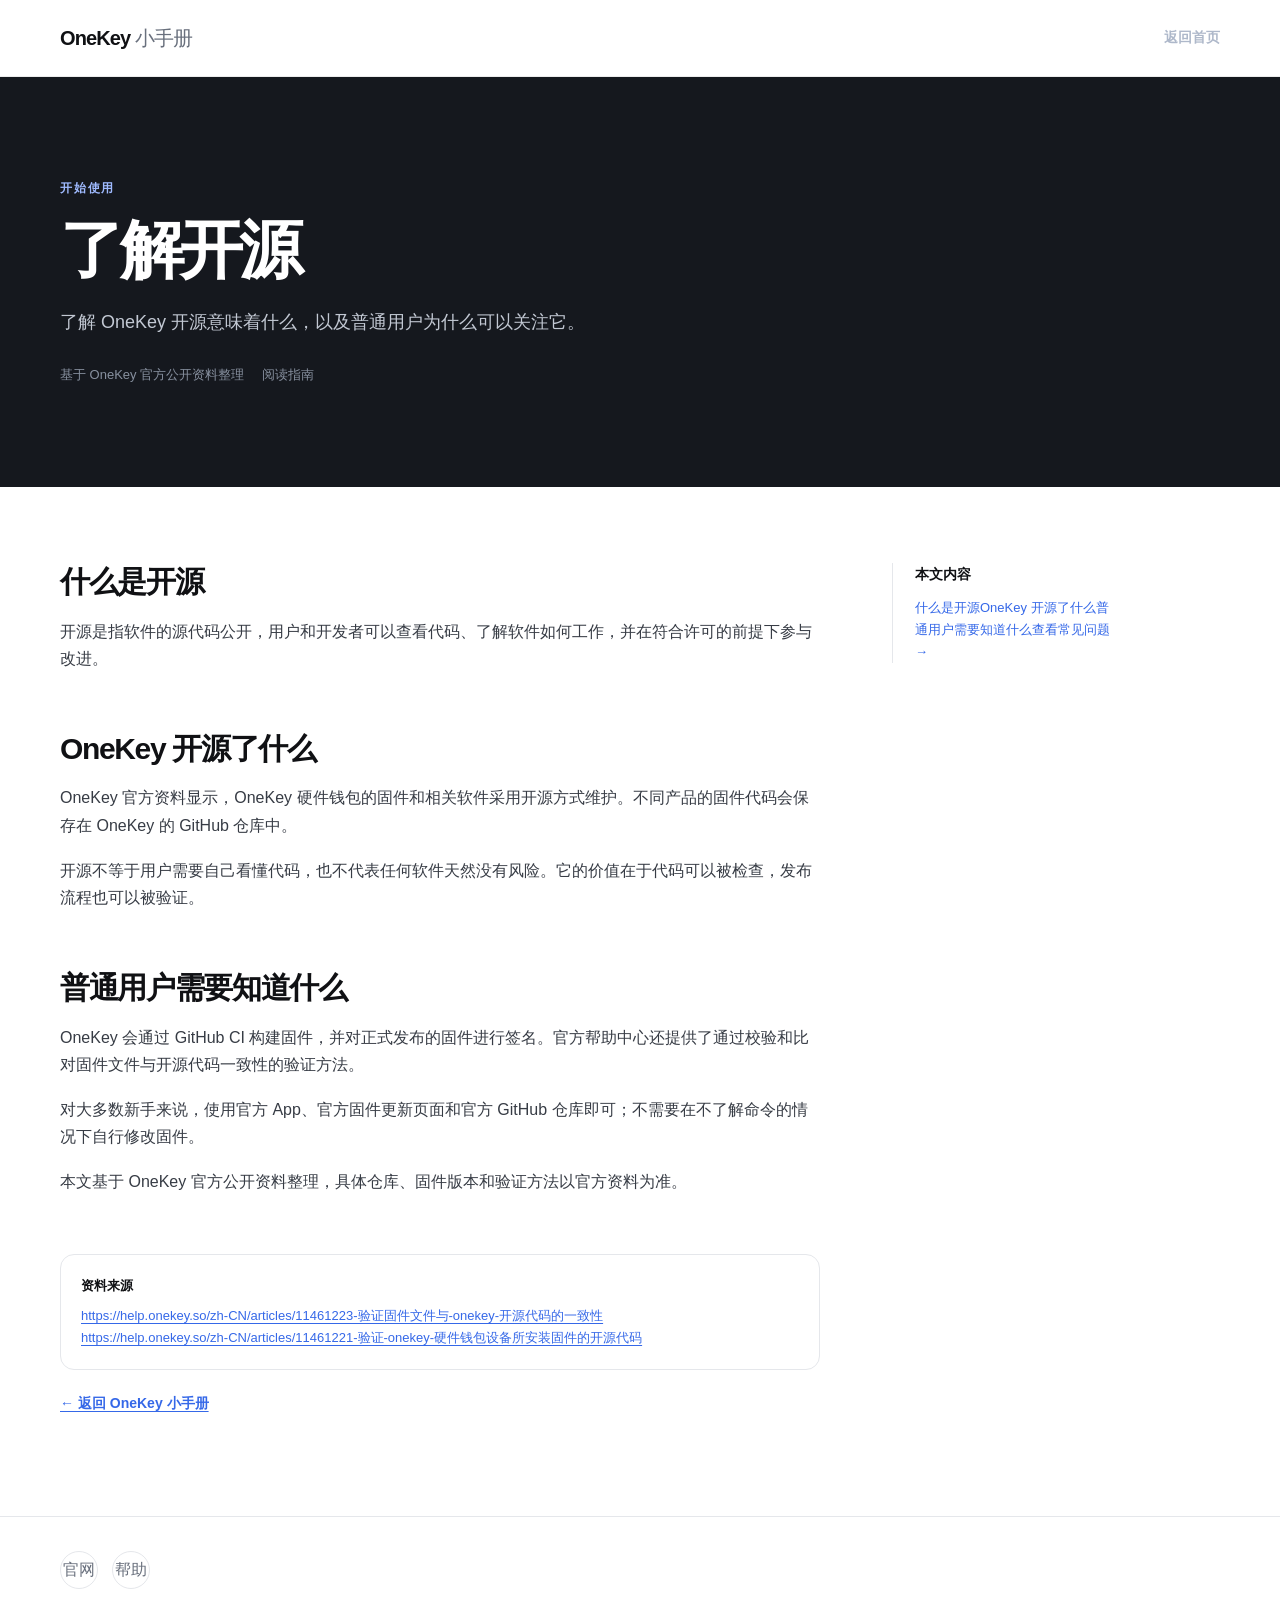
<file: guides/03-了解开源.html>
<!doctype html>
<html lang="zh-CN"><head><meta charset="UTF-8"><meta name="viewport" content="width=device-width, initial-scale=1">
<meta name="description" content="了解 OneKey 开源意味着什么，以及普通用户为什么可以关注它。"><title>了解开源｜OneKey 小手册</title><link rel="stylesheet" href="../styles.css"></head>
<body class="guide-page"><header class="site-header"><div class="container nav"><a class="brand" href="../">OneKey <span>小手册</span></a><a class="back" href="../">返回首页</a></div></header>
<main><section class="guide-hero"><div class="container guide-hero-inner"><div><p class="eyebrow">开始使用</p><h1>了解开源</h1><p class="guide-summary">了解 OneKey 开源意味着什么，以及普通用户为什么可以关注它。</p><div class="guide-meta"><span>基于 OneKey 官方公开资料整理</span><span>阅读指南</span></div></div></div></section>
<section class="container guide-layout"><article class="article-body"><h2 id="什么是开源">什么是开源</h2>
<p>开源是指软件的源代码公开，用户和开发者可以查看代码、了解软件如何工作，并在符合许可的前提下参与改进。</p>
<h2 id="onekey-开源了什么">OneKey 开源了什么</h2>
<p>OneKey 官方资料显示，OneKey 硬件钱包的固件和相关软件采用开源方式维护。不同产品的固件代码会保存在 OneKey 的 GitHub 仓库中。</p>
<p>开源不等于用户需要自己看懂代码，也不代表任何软件天然没有风险。它的价值在于代码可以被检查，发布流程也可以被验证。</p>
<h2 id="普通用户需要知道什么">普通用户需要知道什么</h2>
<p>OneKey 会通过 GitHub CI 构建固件，并对正式发布的固件进行签名。官方帮助中心还提供了通过校验和比对固件文件与开源代码一致性的验证方法。</p>
<p>对大多数新手来说，使用官方 App、官方固件更新页面和官方 GitHub 仓库即可；不需要在不了解命令的情况下自行修改固件。</p>
<p>本文基于 OneKey 官方公开资料整理，具体仓库、固件版本和验证方法以官方资料为准。</p><div class="article-source"><strong>资料来源</strong><a href="https://help.onekey.so/zh-CN/articles/11461223-验证固件文件与-onekey-开源代码的一致性" target="_blank" rel="noopener">https://help.onekey.so/zh-CN/articles/11461223-验证固件文件与-onekey-开源代码的一致性</a><a href="https://help.onekey.so/zh-CN/articles/11461221-验证-onekey-硬件钱包设备所安装固件的开源代码" target="_blank" rel="noopener">https://help.onekey.so/zh-CN/articles/11461221-验证-onekey-硬件钱包设备所安装固件的开源代码</a></div><a class="back-link" href="../">← 返回 OneKey 小手册</a></article><aside class="guide-aside"><strong>本文内容</strong><a href="#什么是开源">什么是开源</a><a href="#onekey-开源了什么">OneKey 开源了什么</a><a href="#普通用户需要知道什么">普通用户需要知道什么</a><a href="../#faq">查看常见问题　→</a></aside></section></main>
<footer class="site-footer"><div class="container"><div class="footer-links"><a href="https://onekey.so/" target="_blank" rel="noopener" aria-label="OneKey 官方网站">官网</a><a href="https://help.onekey.so/" target="_blank" rel="noopener" aria-label="OneKey 帮助中心">帮助</a></div></div></footer></body></html>
</file>
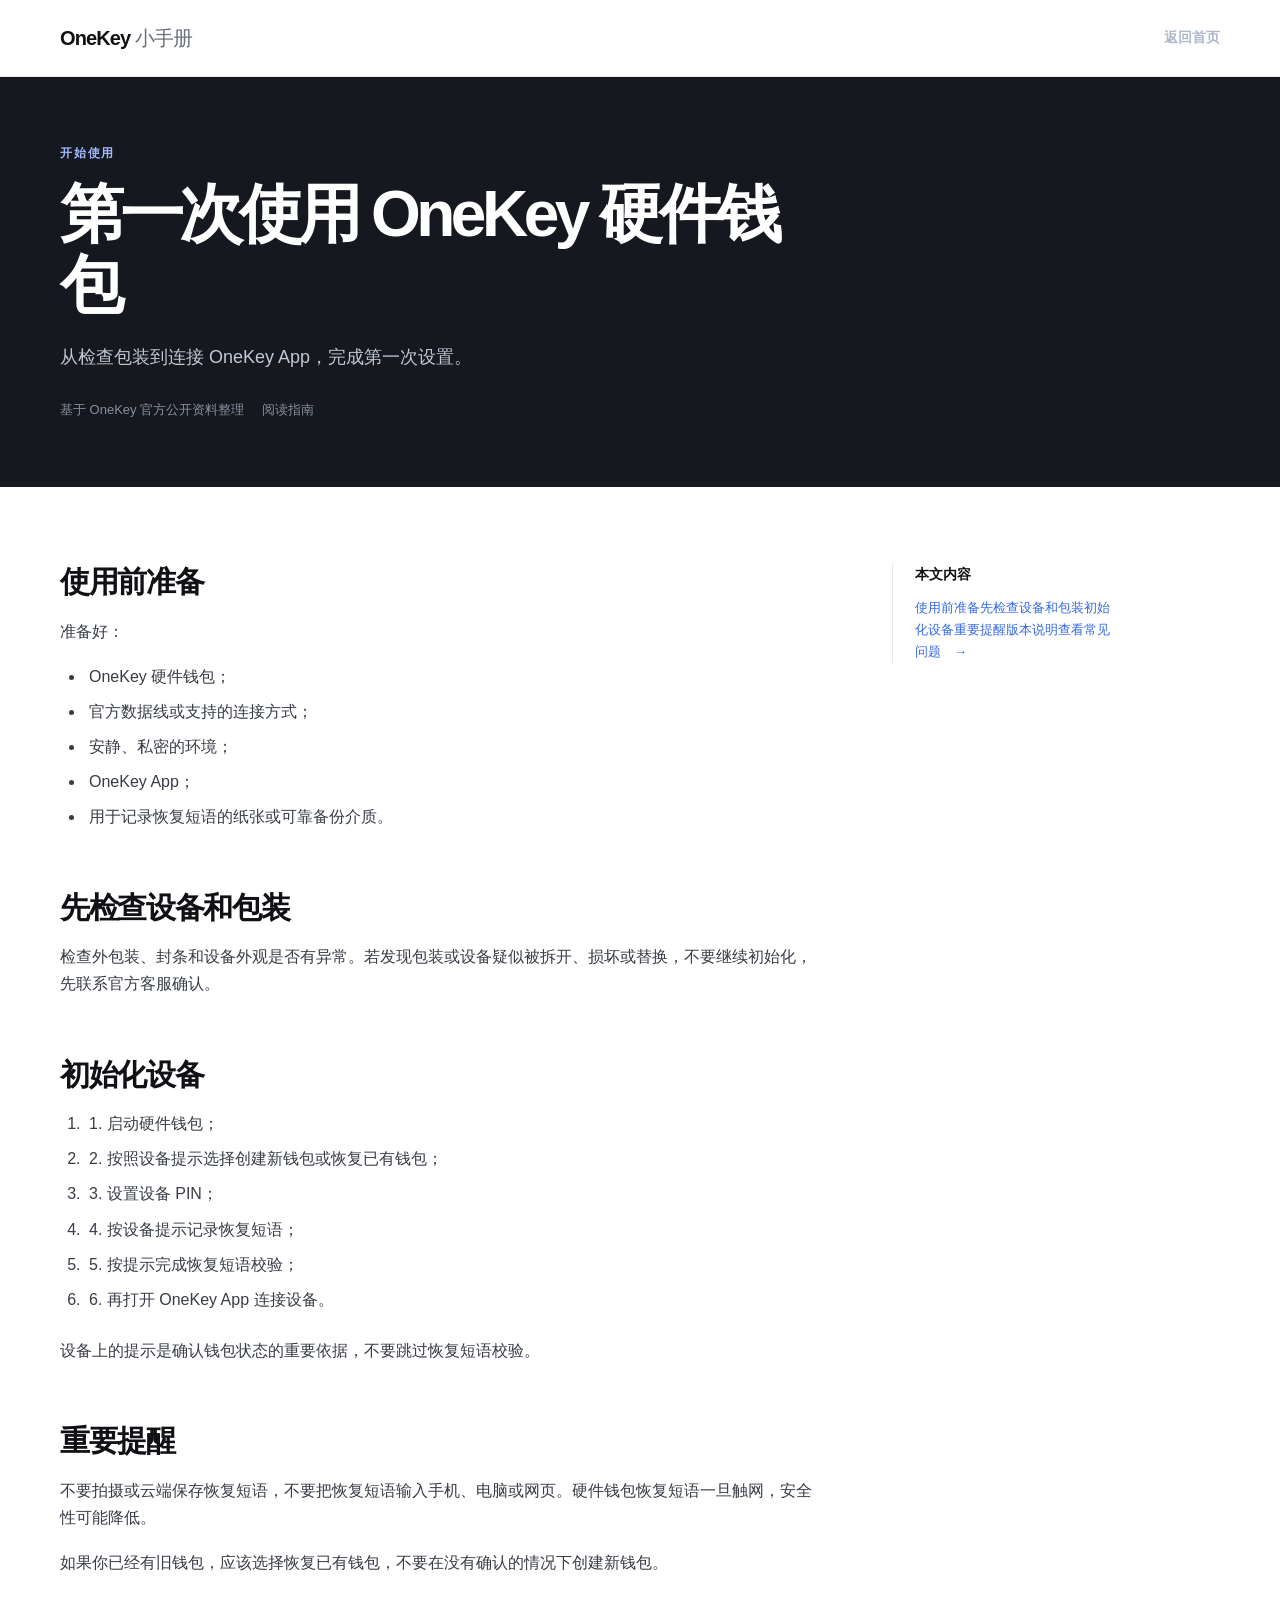
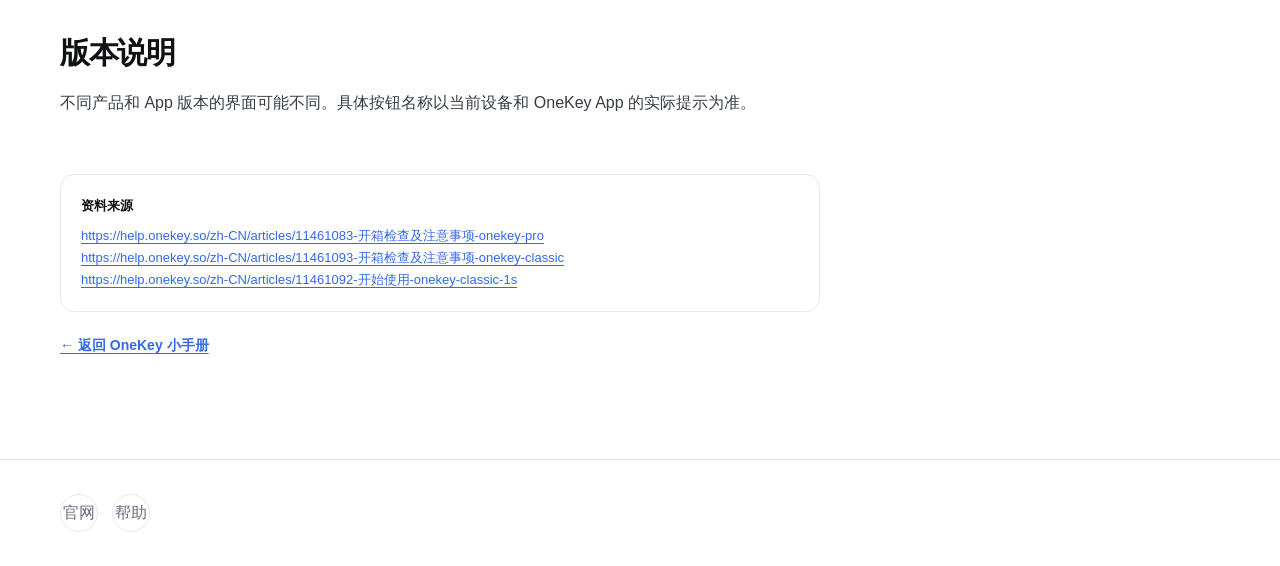
<file: guides/03-第一次使用硬件钱包.html>
<!doctype html>
<html lang="zh-CN"><head><meta charset="UTF-8"><meta name="viewport" content="width=device-width, initial-scale=1">
<meta name="description" content="从检查包装到连接 OneKey App，完成第一次设置。"><title>第一次使用 OneKey 硬件钱包｜OneKey 小手册</title><link rel="stylesheet" href="../styles.css"></head>
<body class="guide-page"><header class="site-header"><div class="container nav"><a class="brand" href="../">OneKey <span>小手册</span></a><a class="back" href="../">返回首页</a></div></header>
<main><section class="guide-hero"><div class="container guide-hero-inner"><div><p class="eyebrow">开始使用</p><h1>第一次使用 OneKey 硬件钱包</h1><p class="guide-summary">从检查包装到连接 OneKey App，完成第一次设置。</p><div class="guide-meta"><span>基于 OneKey 官方公开资料整理</span><span>阅读指南</span></div></div></div></section>
<section class="container guide-layout"><article class="article-body"><h2 id="使用前准备">使用前准备</h2>
<p>准备好：</p>
<ul>
<li>OneKey 硬件钱包；</li>
<li>官方数据线或支持的连接方式；</li>
<li>安静、私密的环境；</li>
<li>OneKey App；</li>
<li>用于记录恢复短语的纸张或可靠备份介质。</li>
</ul>
<h2 id="先检查设备和包装">先检查设备和包装</h2>
<p>检查外包装、封条和设备外观是否有异常。若发现包装或设备疑似被拆开、损坏或替换，不要继续初始化，先联系官方客服确认。</p>
<h2 id="初始化设备">初始化设备</h2>
<ol>
<li>1. 启动硬件钱包；</li>
<li>2. 按照设备提示选择创建新钱包或恢复已有钱包；</li>
<li>3. 设置设备 PIN；</li>
<li>4. 按设备提示记录恢复短语；</li>
<li>5. 按提示完成恢复短语校验；</li>
<li>6. 再打开 OneKey App 连接设备。</li>
</ol>
<p>设备上的提示是确认钱包状态的重要依据，不要跳过恢复短语校验。</p>
<h2 id="重要提醒">重要提醒</h2>
<p>不要拍摄或云端保存恢复短语，不要把恢复短语输入手机、电脑或网页。硬件钱包恢复短语一旦触网，安全性可能降低。</p>
<p>如果你已经有旧钱包，应该选择恢复已有钱包，不要在没有确认的情况下创建新钱包。</p>
<h2 id="版本说明">版本说明</h2>
<p>不同产品和 App 版本的界面可能不同。具体按钮名称以当前设备和 OneKey App 的实际提示为准。</p><div class="article-source"><strong>资料来源</strong><a href="https://help.onekey.so/zh-CN/articles/11461083-开箱检查及注意事项-onekey-pro" target="_blank" rel="noopener">https://help.onekey.so/zh-CN/articles/11461083-开箱检查及注意事项-onekey-pro</a><a href="https://help.onekey.so/zh-CN/articles/11461093-开箱检查及注意事项-onekey-classic" target="_blank" rel="noopener">https://help.onekey.so/zh-CN/articles/11461093-开箱检查及注意事项-onekey-classic</a><a href="https://help.onekey.so/zh-CN/articles/11461092-开始使用-onekey-classic-1s" target="_blank" rel="noopener">https://help.onekey.so/zh-CN/articles/11461092-开始使用-onekey-classic-1s</a></div><a class="back-link" href="../">← 返回 OneKey 小手册</a></article><aside class="guide-aside"><strong>本文内容</strong><a href="#使用前准备">使用前准备</a><a href="#先检查设备和包装">先检查设备和包装</a><a href="#初始化设备">初始化设备</a><a href="#重要提醒">重要提醒</a><a href="#版本说明">版本说明</a><a href="../#faq">查看常见问题　→</a></aside></section></main>
<footer class="site-footer"><div class="container"><div class="footer-links"><a href="https://onekey.so/" target="_blank" rel="noopener" aria-label="OneKey 官方网站">官网</a><a href="https://help.onekey.so/" target="_blank" rel="noopener" aria-label="OneKey 帮助中心">帮助</a></div></div></footer></body></html>
</file>
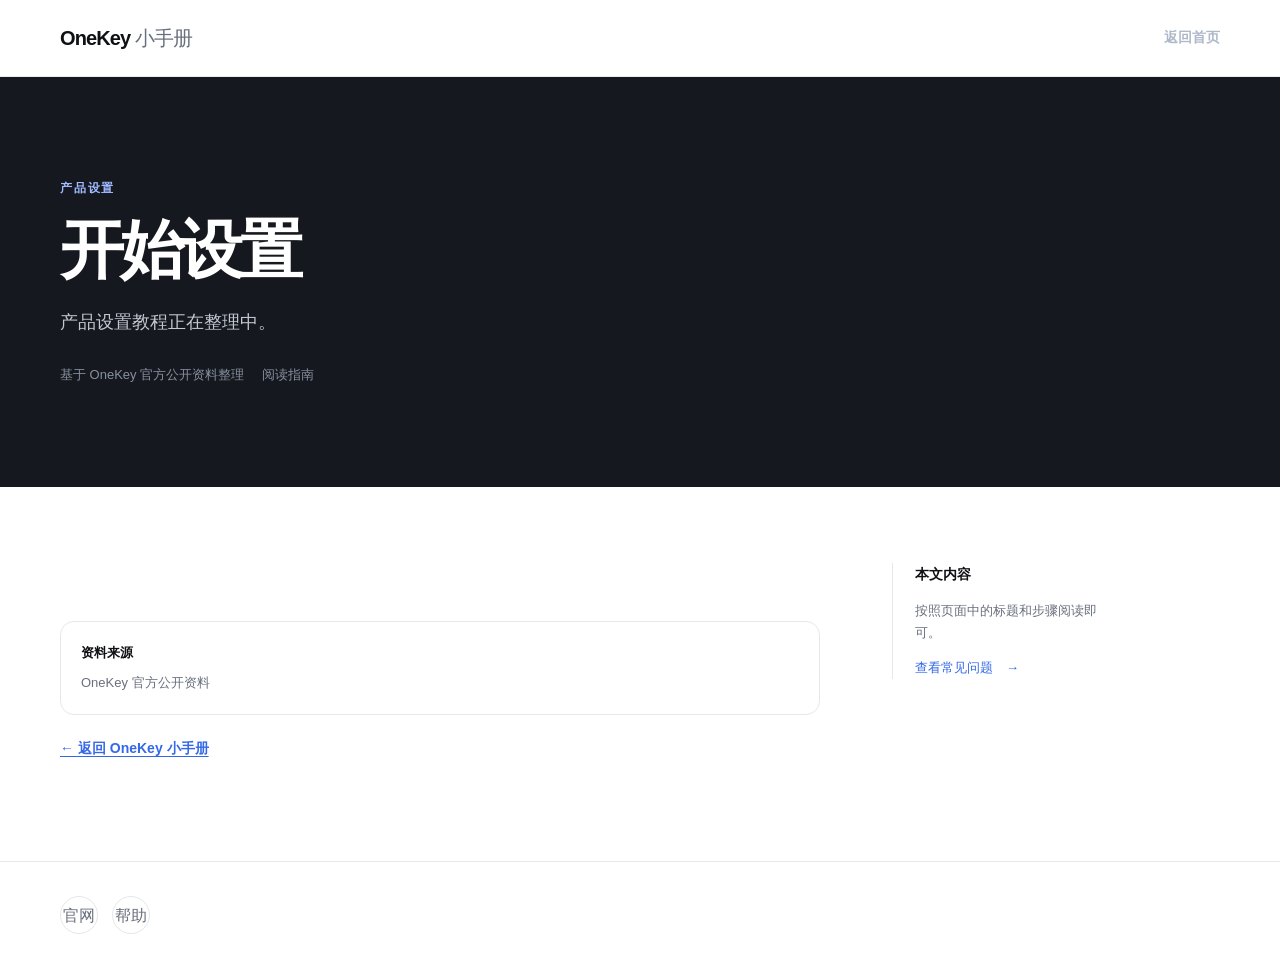
<file: guides/04-开始设置.html>
<!doctype html>
<html lang="zh-CN"><head><meta charset="UTF-8"><meta name="viewport" content="width=device-width, initial-scale=1">
<meta name="description" content="产品设置教程正在整理中。"><title>开始设置｜OneKey 小手册</title><link rel="stylesheet" href="../styles.css"></head>
<body class="guide-page"><header class="site-header"><div class="container nav"><a class="brand" href="../">OneKey <span>小手册</span></a><a class="back" href="../">返回首页</a></div></header>
<main><section class="guide-hero"><div class="container guide-hero-inner"><div><p class="eyebrow">产品设置</p><h1>开始设置</h1><p class="guide-summary">产品设置教程正在整理中。</p><div class="guide-meta"><span>基于 OneKey 官方公开资料整理</span><span>阅读指南</span></div></div></div></section>
<section class="container guide-layout"><article class="article-body"><div class="article-source"><strong>资料来源</strong><span>OneKey 官方公开资料</span></div><a class="back-link" href="../">← 返回 OneKey 小手册</a></article><aside class="guide-aside"><strong>本文内容</strong><p>按照页面中的标题和步骤阅读即可。</p><a href="../#faq">查看常见问题　→</a></aside></section></main>
<footer class="site-footer"><div class="container"><div class="footer-links"><a href="https://onekey.so/" target="_blank" rel="noopener" aria-label="OneKey 官方网站">官网</a><a href="https://help.onekey.so/" target="_blank" rel="noopener" aria-label="OneKey 帮助中心">帮助</a></div></div></footer></body></html>
</file>
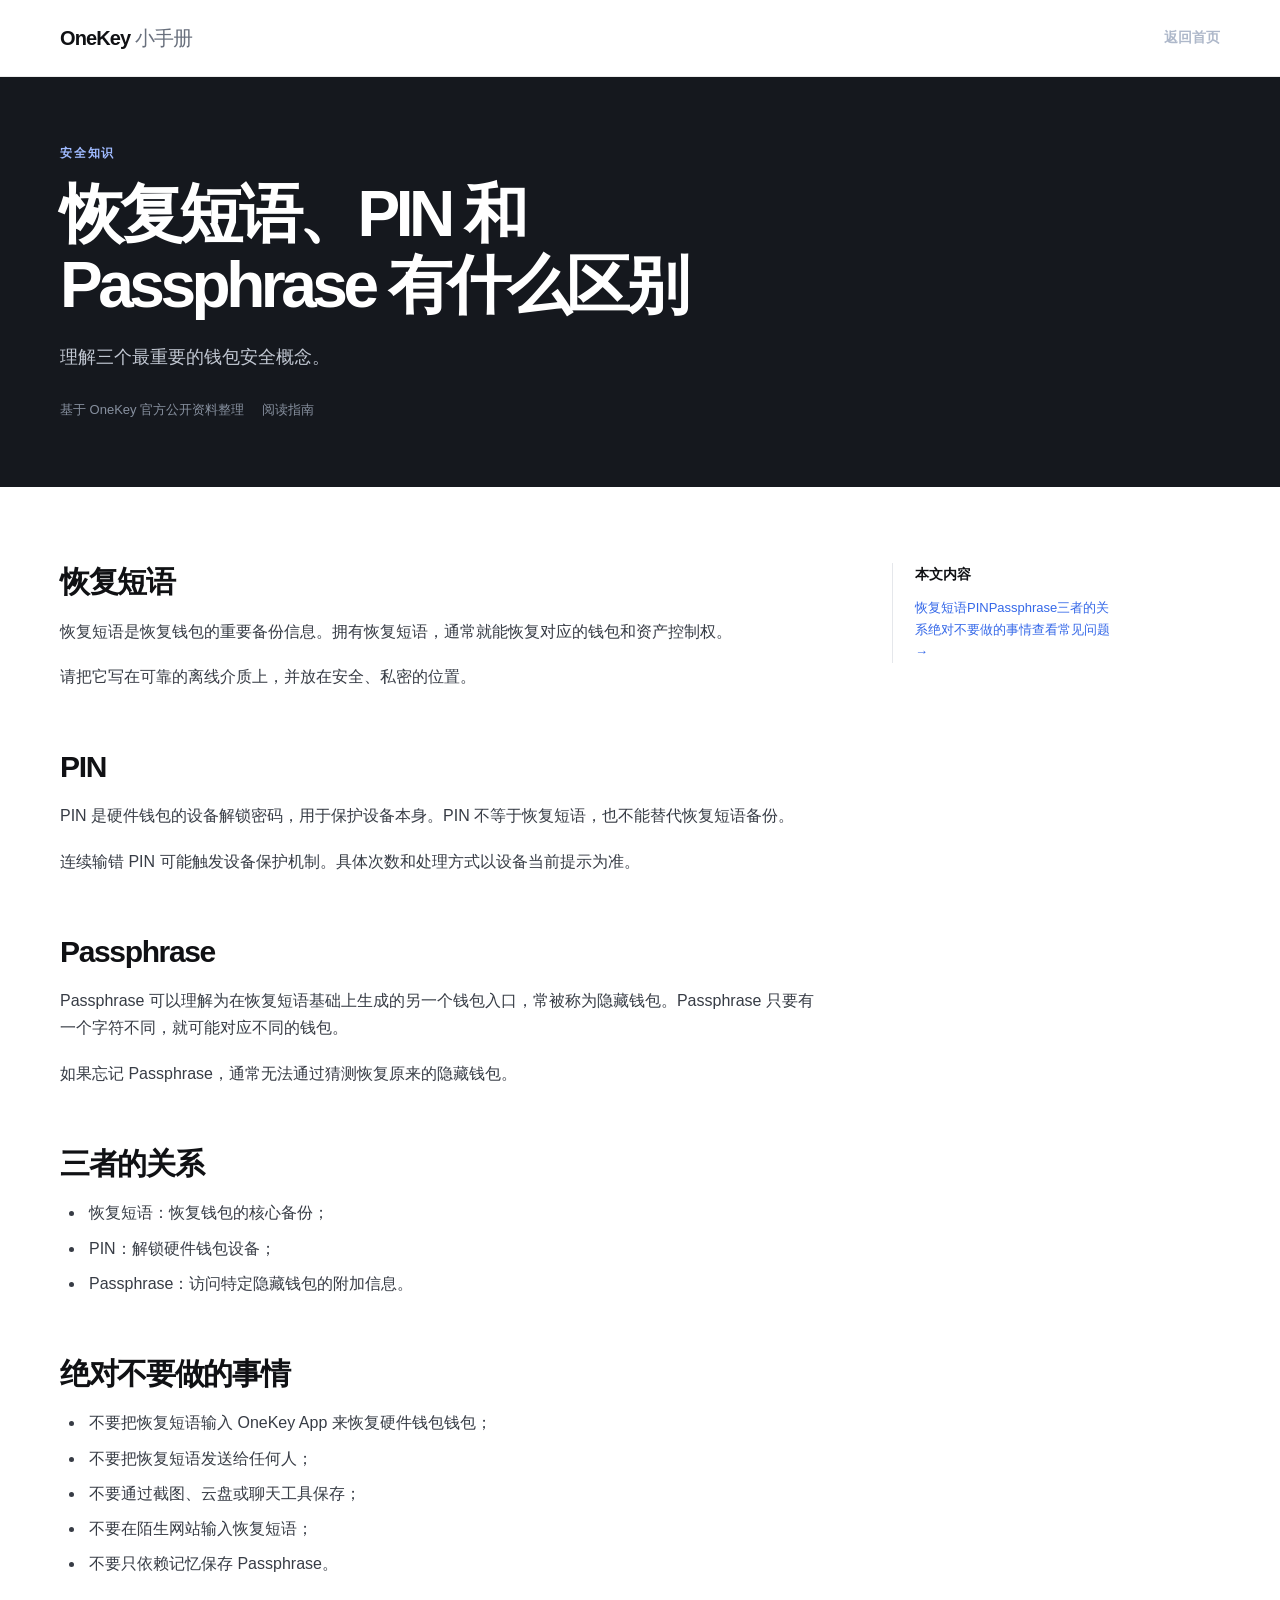
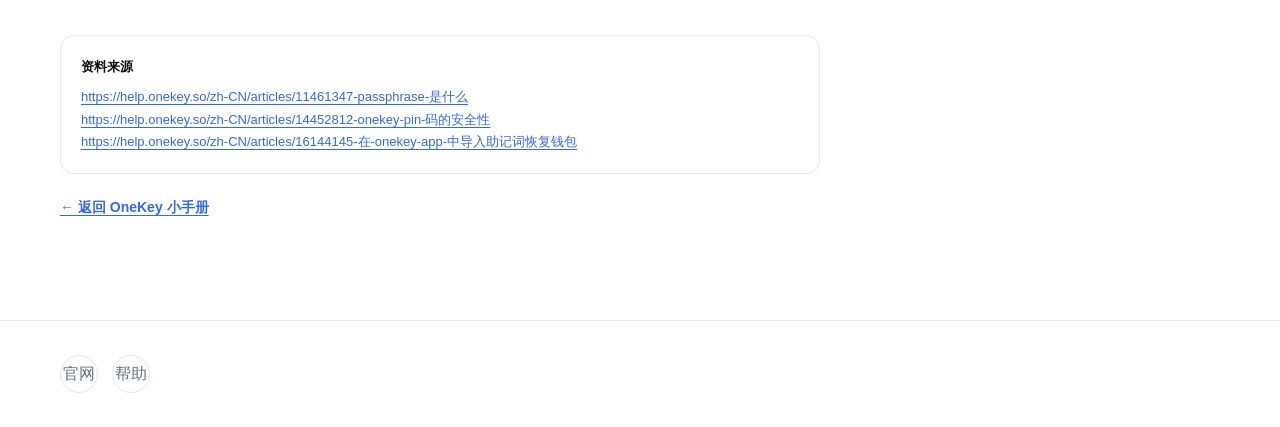
<file: guides/04-恢复短语-pin-passphrase.html>
<!doctype html>
<html lang="zh-CN"><head><meta charset="UTF-8"><meta name="viewport" content="width=device-width, initial-scale=1">
<meta name="description" content="理解三个最重要的钱包安全概念。"><title>恢复短语、PIN 和 Passphrase 有什么区别｜OneKey 小手册</title><link rel="stylesheet" href="../styles.css"></head>
<body class="guide-page"><header class="site-header"><div class="container nav"><a class="brand" href="../">OneKey <span>小手册</span></a><a class="back" href="../">返回首页</a></div></header>
<main><section class="guide-hero"><div class="container guide-hero-inner"><div><p class="eyebrow">安全知识</p><h1>恢复短语、PIN 和 Passphrase 有什么区别</h1><p class="guide-summary">理解三个最重要的钱包安全概念。</p><div class="guide-meta"><span>基于 OneKey 官方公开资料整理</span><span>阅读指南</span></div></div></div></section>
<section class="container guide-layout"><article class="article-body"><h2 id="恢复短语">恢复短语</h2>
<p>恢复短语是恢复钱包的重要备份信息。拥有恢复短语，通常就能恢复对应的钱包和资产控制权。</p>
<p>请把它写在可靠的离线介质上，并放在安全、私密的位置。</p>
<h2 id="pin">PIN</h2>
<p>PIN 是硬件钱包的设备解锁密码，用于保护设备本身。PIN 不等于恢复短语，也不能替代恢复短语备份。</p>
<p>连续输错 PIN 可能触发设备保护机制。具体次数和处理方式以设备当前提示为准。</p>
<h2 id="passphrase">Passphrase</h2>
<p>Passphrase 可以理解为在恢复短语基础上生成的另一个钱包入口，常被称为隐藏钱包。Passphrase 只要有一个字符不同，就可能对应不同的钱包。</p>
<p>如果忘记 Passphrase，通常无法通过猜测恢复原来的隐藏钱包。</p>
<h2 id="三者的关系">三者的关系</h2>
<ul>
<li>恢复短语：恢复钱包的核心备份；</li>
<li>PIN：解锁硬件钱包设备；</li>
<li>Passphrase：访问特定隐藏钱包的附加信息。</li>
</ul>
<h2 id="绝对不要做的事情">绝对不要做的事情</h2>
<ul>
<li>不要把恢复短语输入 OneKey App 来恢复硬件钱包钱包；</li>
<li>不要把恢复短语发送给任何人；</li>
<li>不要通过截图、云盘或聊天工具保存；</li>
<li>不要在陌生网站输入恢复短语；</li>
<li>不要只依赖记忆保存 Passphrase。</li>
</ul><div class="article-source"><strong>资料来源</strong><a href="https://help.onekey.so/zh-CN/articles/11461347-passphrase-是什么" target="_blank" rel="noopener">https://help.onekey.so/zh-CN/articles/11461347-passphrase-是什么</a><a href="https://help.onekey.so/zh-CN/articles/14452812-onekey-pin-码的安全性" target="_blank" rel="noopener">https://help.onekey.so/zh-CN/articles/14452812-onekey-pin-码的安全性</a><a href="https://help.onekey.so/zh-CN/articles/16144145-在-onekey-app-中导入助记词恢复钱包" target="_blank" rel="noopener">https://help.onekey.so/zh-CN/articles/16144145-在-onekey-app-中导入助记词恢复钱包</a></div><a class="back-link" href="../">← 返回 OneKey 小手册</a></article><aside class="guide-aside"><strong>本文内容</strong><a href="#恢复短语">恢复短语</a><a href="#pin">PIN</a><a href="#passphrase">Passphrase</a><a href="#三者的关系">三者的关系</a><a href="#绝对不要做的事情">绝对不要做的事情</a><a href="../#faq">查看常见问题　→</a></aside></section></main>
<footer class="site-footer"><div class="container"><div class="footer-links"><a href="https://onekey.so/" target="_blank" rel="noopener" aria-label="OneKey 官方网站">官网</a><a href="https://help.onekey.so/" target="_blank" rel="noopener" aria-label="OneKey 帮助中心">帮助</a></div></div></footer></body></html>
</file>
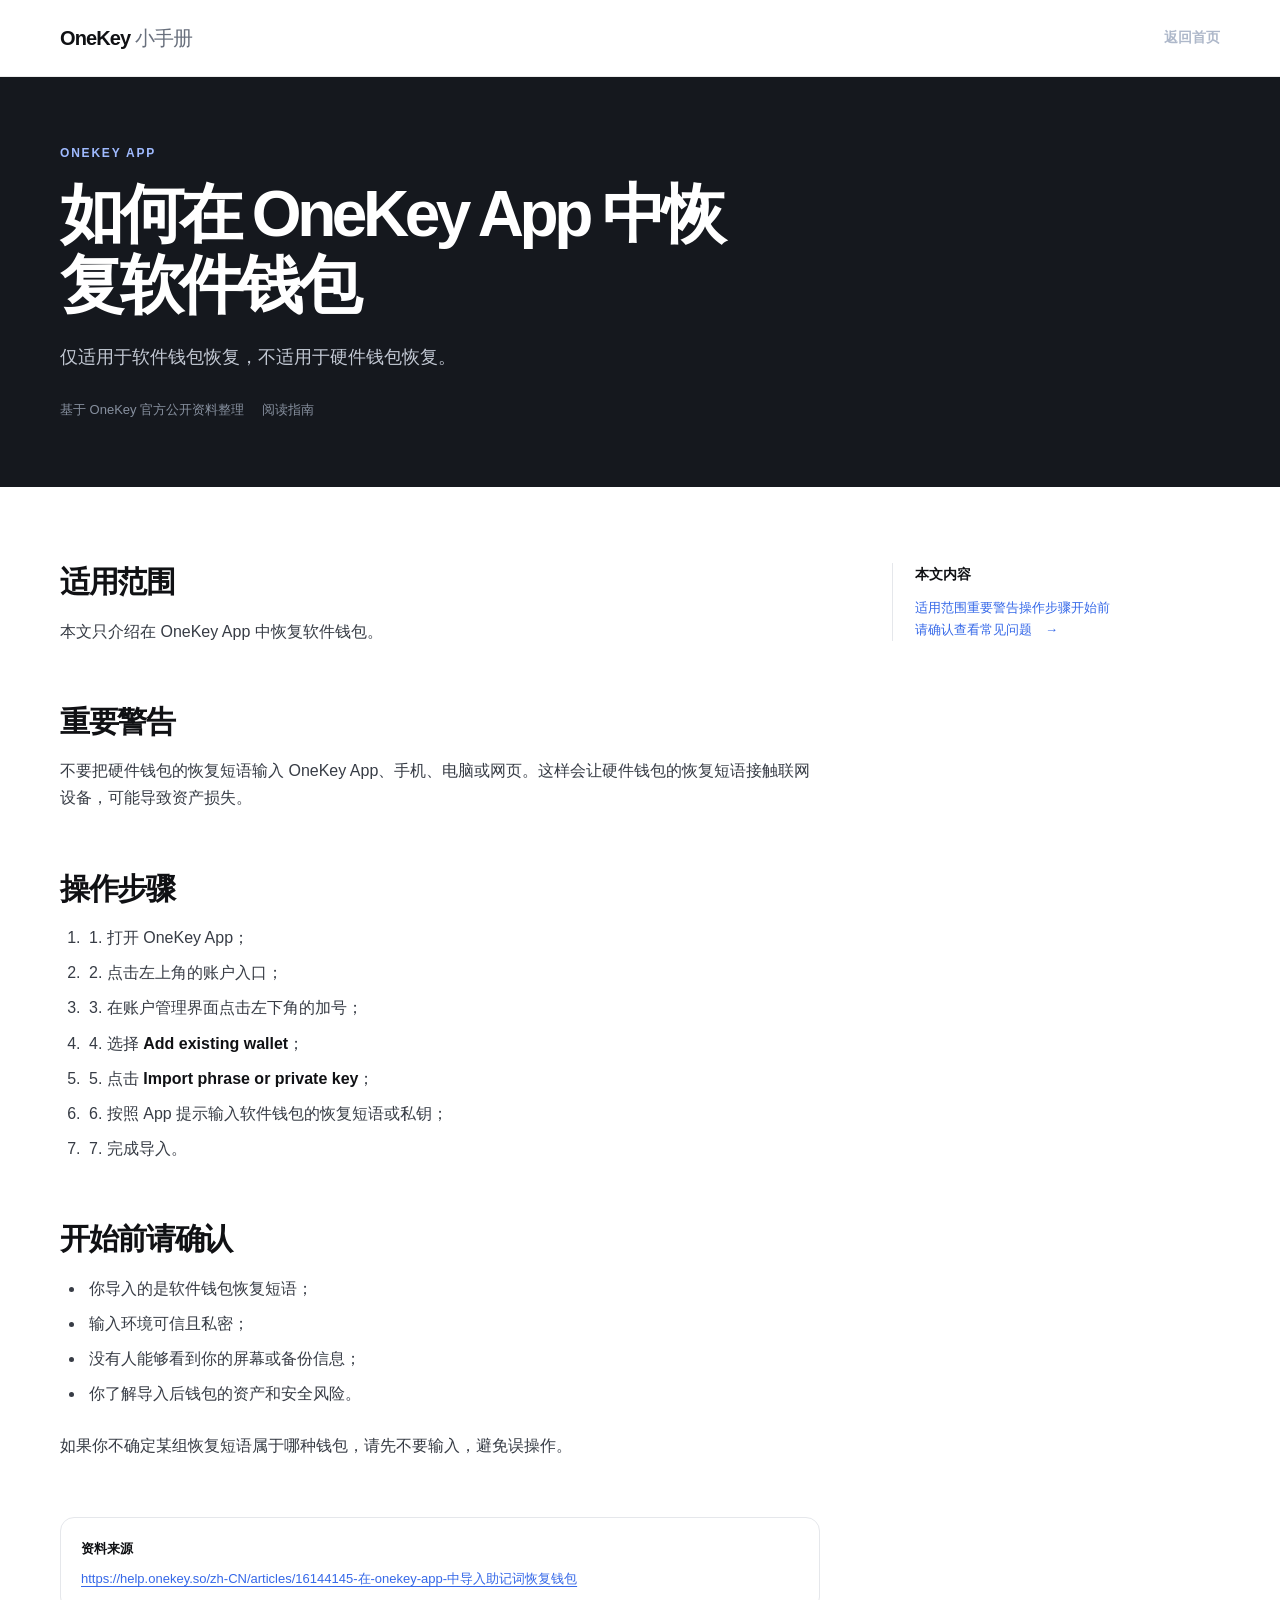
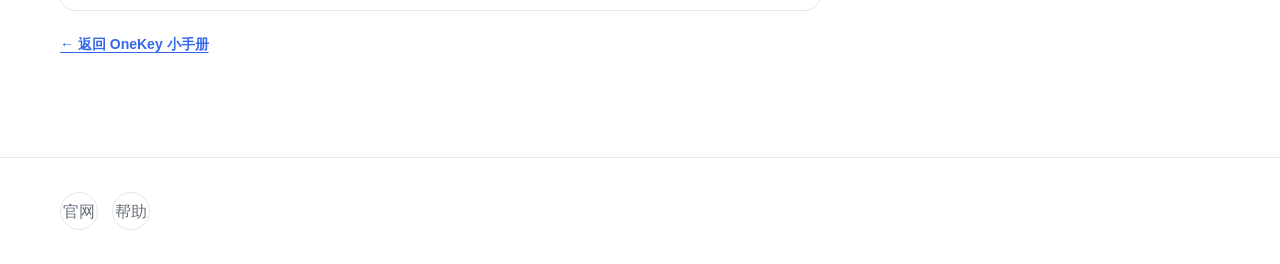
<file: guides/05-app恢复软件钱包.html>
<!doctype html>
<html lang="zh-CN"><head><meta charset="UTF-8"><meta name="viewport" content="width=device-width, initial-scale=1">
<meta name="description" content="仅适用于软件钱包恢复，不适用于硬件钱包恢复。"><title>如何在 OneKey App 中恢复软件钱包｜OneKey 小手册</title><link rel="stylesheet" href="../styles.css"></head>
<body class="guide-page"><header class="site-header"><div class="container nav"><a class="brand" href="../">OneKey <span>小手册</span></a><a class="back" href="../">返回首页</a></div></header>
<main><section class="guide-hero"><div class="container guide-hero-inner"><div><p class="eyebrow">OneKey App</p><h1>如何在 OneKey App 中恢复软件钱包</h1><p class="guide-summary">仅适用于软件钱包恢复，不适用于硬件钱包恢复。</p><div class="guide-meta"><span>基于 OneKey 官方公开资料整理</span><span>阅读指南</span></div></div></div></section>
<section class="container guide-layout"><article class="article-body"><h2 id="适用范围">适用范围</h2>
<p>本文只介绍在 OneKey App 中恢复软件钱包。</p>
<h2 id="重要警告">重要警告</h2>
<p>不要把硬件钱包的恢复短语输入 OneKey App、手机、电脑或网页。这样会让硬件钱包的恢复短语接触联网设备，可能导致资产损失。</p>
<h2 id="操作步骤">操作步骤</h2>
<ol>
<li>1. 打开 OneKey App；</li>
<li>2. 点击左上角的账户入口；</li>
<li>3. 在账户管理界面点击左下角的加号；</li>
<li>4. 选择 <strong>Add existing wallet</strong>；</li>
<li>5. 点击 <strong>Import phrase or private key</strong>；</li>
<li>6. 按照 App 提示输入软件钱包的恢复短语或私钥；</li>
<li>7. 完成导入。</li>
</ol>
<h2 id="开始前请确认">开始前请确认</h2>
<ul>
<li>你导入的是软件钱包恢复短语；</li>
<li>输入环境可信且私密；</li>
<li>没有人能够看到你的屏幕或备份信息；</li>
<li>你了解导入后钱包的资产和安全风险。</li>
</ul>
<p>如果你不确定某组恢复短语属于哪种钱包，请先不要输入，避免误操作。</p><div class="article-source"><strong>资料来源</strong><a href="https://help.onekey.so/zh-CN/articles/16144145-在-onekey-app-中导入助记词恢复钱包" target="_blank" rel="noopener">https://help.onekey.so/zh-CN/articles/16144145-在-onekey-app-中导入助记词恢复钱包</a></div><a class="back-link" href="../">← 返回 OneKey 小手册</a></article><aside class="guide-aside"><strong>本文内容</strong><a href="#适用范围">适用范围</a><a href="#重要警告">重要警告</a><a href="#操作步骤">操作步骤</a><a href="#开始前请确认">开始前请确认</a><a href="../#faq">查看常见问题　→</a></aside></section></main>
<footer class="site-footer"><div class="container"><div class="footer-links"><a href="https://onekey.so/" target="_blank" rel="noopener" aria-label="OneKey 官方网站">官网</a><a href="https://help.onekey.so/" target="_blank" rel="noopener" aria-label="OneKey 帮助中心">帮助</a></div></div></footer></body></html>
</file>
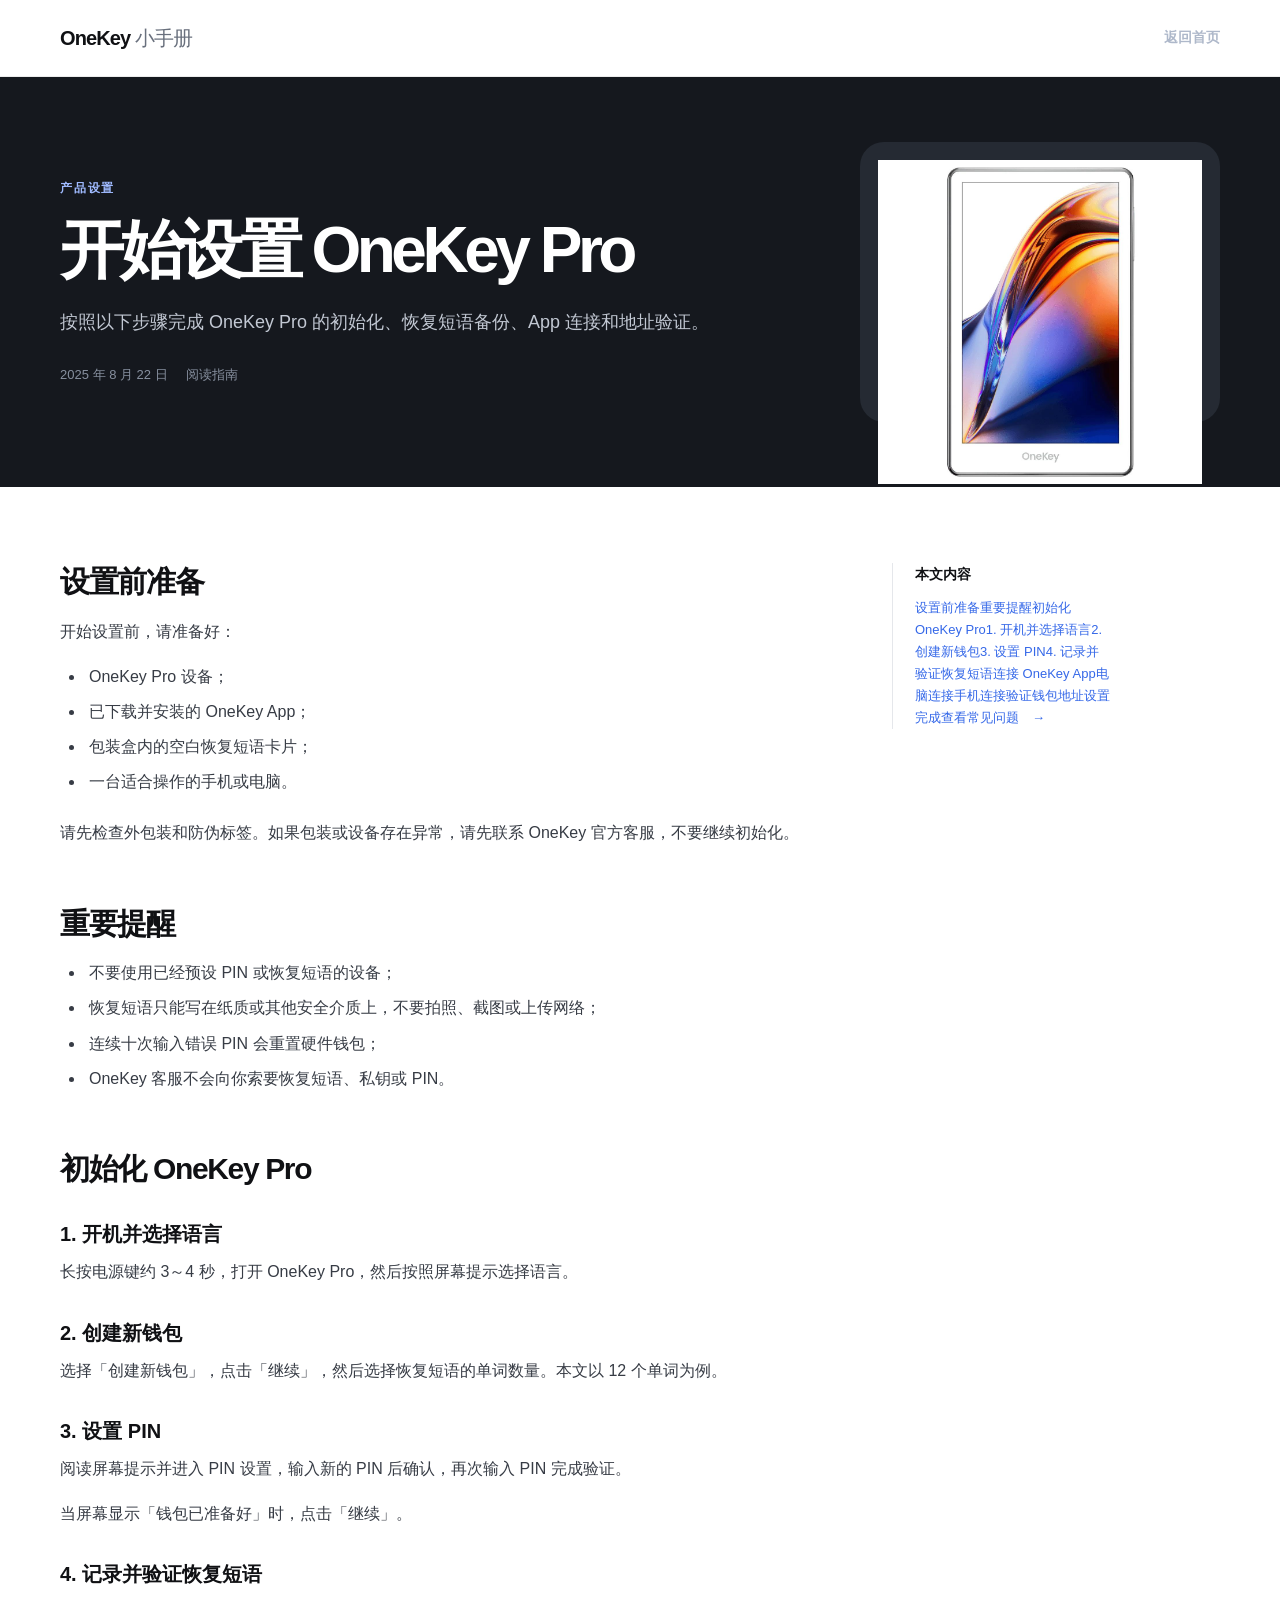
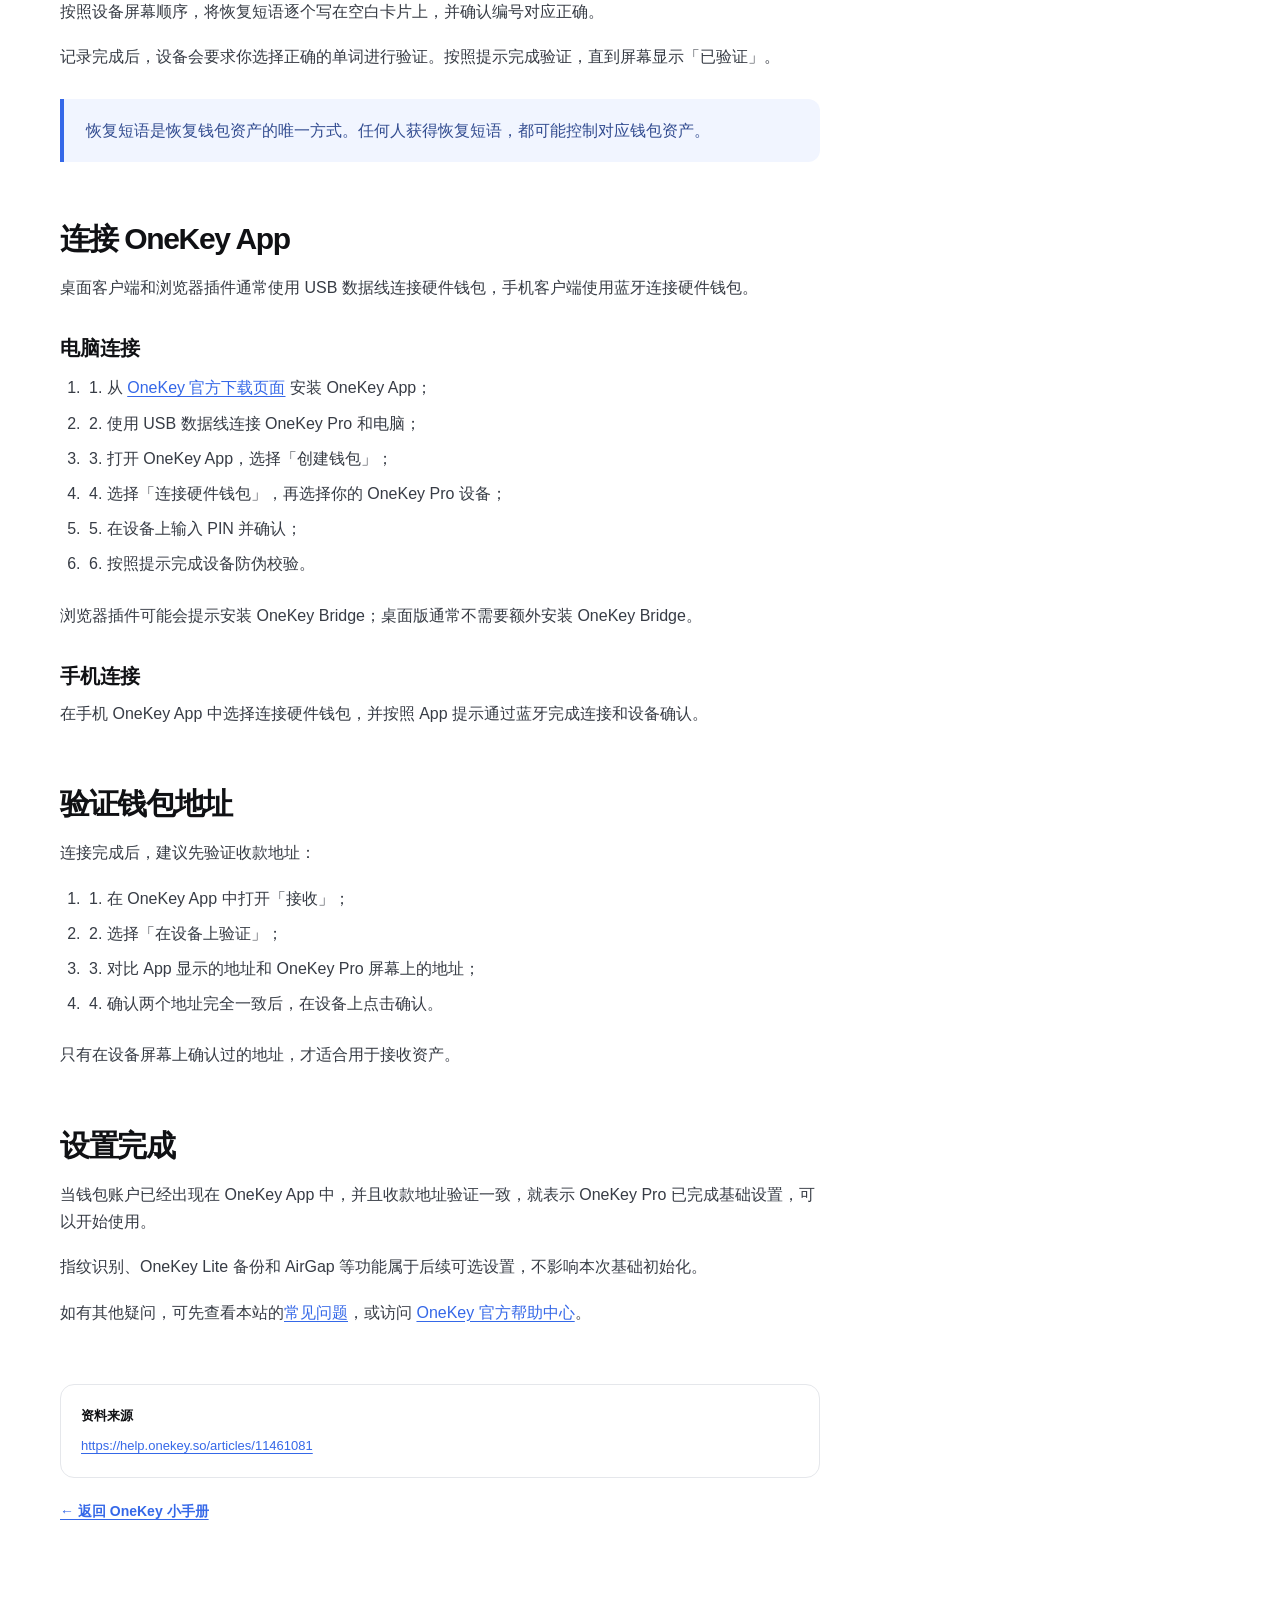
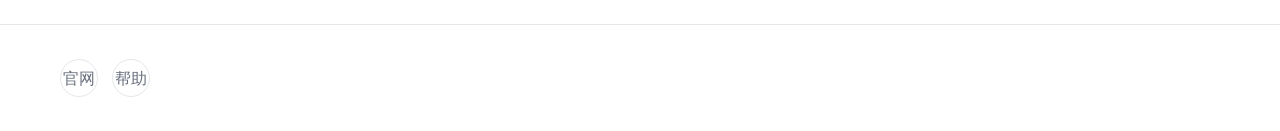
<file: guides/05-开始设置Pro.html>
<!doctype html>
<html lang="zh-CN"><head><meta charset="UTF-8"><meta name="viewport" content="width=device-width, initial-scale=1">
<meta name="description" content="按照以下步骤完成 OneKey Pro 的初始化、恢复短语备份、App 连接和地址验证。"><title>开始设置 OneKey Pro｜OneKey 小手册</title><link rel="stylesheet" href="../styles.css"></head>
<body class="guide-page"><header class="site-header"><div class="container nav"><a class="brand" href="../">OneKey <span>小手册</span></a><a class="back" href="../">返回首页</a></div></header>
<main><section class="guide-hero"><div class="container guide-hero-inner"><div><p class="eyebrow">产品设置</p><h1>开始设置 OneKey Pro</h1><p class="guide-summary">按照以下步骤完成 OneKey Pro 的初始化、恢复短语备份、App 连接和地址验证。</p><div class="guide-meta"><span>2025 年 8 月 22 日</span><span>阅读指南</span></div></div><div class="guide-cover"><img src="../assets/products/onekey-pro-user.jpg" alt="开始设置 OneKey Pro"></div></div></section>
<section class="container guide-layout"><article class="article-body"><h2 id="设置前准备">设置前准备</h2>
<p>开始设置前，请准备好：</p>
<ul>
<li>OneKey Pro 设备；</li>
<li>已下载并安装的 OneKey App；</li>
<li>包装盒内的空白恢复短语卡片；</li>
<li>一台适合操作的手机或电脑。</li>
</ul>
<p>请先检查外包装和防伪标签。如果包装或设备存在异常，请先联系 OneKey 官方客服，不要继续初始化。</p>
<h2 id="重要提醒">重要提醒</h2>
<ul>
<li>不要使用已经预设 PIN 或恢复短语的设备；</li>
<li>恢复短语只能写在纸质或其他安全介质上，不要拍照、截图或上传网络；</li>
<li>连续十次输入错误 PIN 会重置硬件钱包；</li>
<li>OneKey 客服不会向你索要恢复短语、私钥或 PIN。</li>
</ul>
<h2 id="初始化-onekey-pro">初始化 OneKey Pro</h2>
<h3 id="1-开机并选择语言">1. 开机并选择语言</h3>
<p>长按电源键约 3～4 秒，打开 OneKey Pro，然后按照屏幕提示选择语言。</p>
<h3 id="2-创建新钱包">2. 创建新钱包</h3>
<p>选择「创建新钱包」，点击「继续」，然后选择恢复短语的单词数量。本文以 12 个单词为例。</p>
<h3 id="3-设置-pin">3. 设置 PIN</h3>
<p>阅读屏幕提示并进入 PIN 设置，输入新的 PIN 后确认，再次输入 PIN 完成验证。</p>
<p>当屏幕显示「钱包已准备好」时，点击「继续」。</p>
<h3 id="4-记录并验证恢复短语">4. 记录并验证恢复短语</h3>
<p>按照设备屏幕顺序，将恢复短语逐个写在空白卡片上，并确认编号对应正确。</p>
<p>记录完成后，设备会要求你选择正确的单词进行验证。按照提示完成验证，直到屏幕显示「已验证」。</p>
<blockquote>
<p>恢复短语是恢复钱包资产的唯一方式。任何人获得恢复短语，都可能控制对应钱包资产。</p>
</blockquote>
<h2 id="连接-onekey-app">连接 OneKey App</h2>
<p>桌面客户端和浏览器插件通常使用 USB 数据线连接硬件钱包，手机客户端使用蓝牙连接硬件钱包。</p>
<h3 id="电脑连接">电脑连接</h3>
<ol>
<li>1. 从 <a href="https://onekey.so/download">OneKey 官方下载页面</a> 安装 OneKey App；</li>
<li>2. 使用 USB 数据线连接 OneKey Pro 和电脑；</li>
<li>3. 打开 OneKey App，选择「创建钱包」；</li>
<li>4. 选择「连接硬件钱包」，再选择你的 OneKey Pro 设备；</li>
<li>5. 在设备上输入 PIN 并确认；</li>
<li>6. 按照提示完成设备防伪校验。</li>
</ol>
<p>浏览器插件可能会提示安装 OneKey Bridge；桌面版通常不需要额外安装 OneKey Bridge。</p>
<h3 id="手机连接">手机连接</h3>
<p>在手机 OneKey App 中选择连接硬件钱包，并按照 App 提示通过蓝牙完成连接和设备确认。</p>
<h2 id="验证钱包地址">验证钱包地址</h2>
<p>连接完成后，建议先验证收款地址：</p>
<ol>
<li>1. 在 OneKey App 中打开「接收」；</li>
<li>2. 选择「在设备上验证」；</li>
<li>3. 对比 App 显示的地址和 OneKey Pro 屏幕上的地址；</li>
<li>4. 确认两个地址完全一致后，在设备上点击确认。</li>
</ol>
<p>只有在设备屏幕上确认过的地址，才适合用于接收资产。</p>
<h2 id="设置完成">设置完成</h2>
<p>当钱包账户已经出现在 OneKey App 中，并且收款地址验证一致，就表示 OneKey Pro 已完成基础设置，可以开始使用。</p>
<p>指纹识别、OneKey Lite 备份和 AirGap 等功能属于后续可选设置，不影响本次基础初始化。</p>
<p>如有其他疑问，可先查看本站的<a href="../#faq">常见问题</a>，或访问 <a href="https://help.onekey.so/">OneKey 官方帮助中心</a>。</p><div class="article-source"><strong>资料来源</strong><a href="https://help.onekey.so/articles/11461081" target="_blank" rel="noopener">https://help.onekey.so/articles/11461081</a></div><a class="back-link" href="../">← 返回 OneKey 小手册</a></article><aside class="guide-aside"><strong>本文内容</strong><a href="#设置前准备">设置前准备</a><a href="#重要提醒">重要提醒</a><a href="#初始化-onekey-pro">初始化 OneKey Pro</a><a href="#1-开机并选择语言">1. 开机并选择语言</a><a href="#2-创建新钱包">2. 创建新钱包</a><a href="#3-设置-pin">3. 设置 PIN</a><a href="#4-记录并验证恢复短语">4. 记录并验证恢复短语</a><a href="#连接-onekey-app">连接 OneKey App</a><a href="#电脑连接">电脑连接</a><a href="#手机连接">手机连接</a><a href="#验证钱包地址">验证钱包地址</a><a href="#设置完成">设置完成</a><a href="../#faq">查看常见问题　→</a></aside></section></main>
<footer class="site-footer"><div class="container"><div class="footer-links"><a href="https://onekey.so/" target="_blank" rel="noopener" aria-label="OneKey 官方网站">官网</a><a href="https://help.onekey.so/" target="_blank" rel="noopener" aria-label="OneKey 帮助中心">帮助</a></div></div></footer></body></html>
</file>
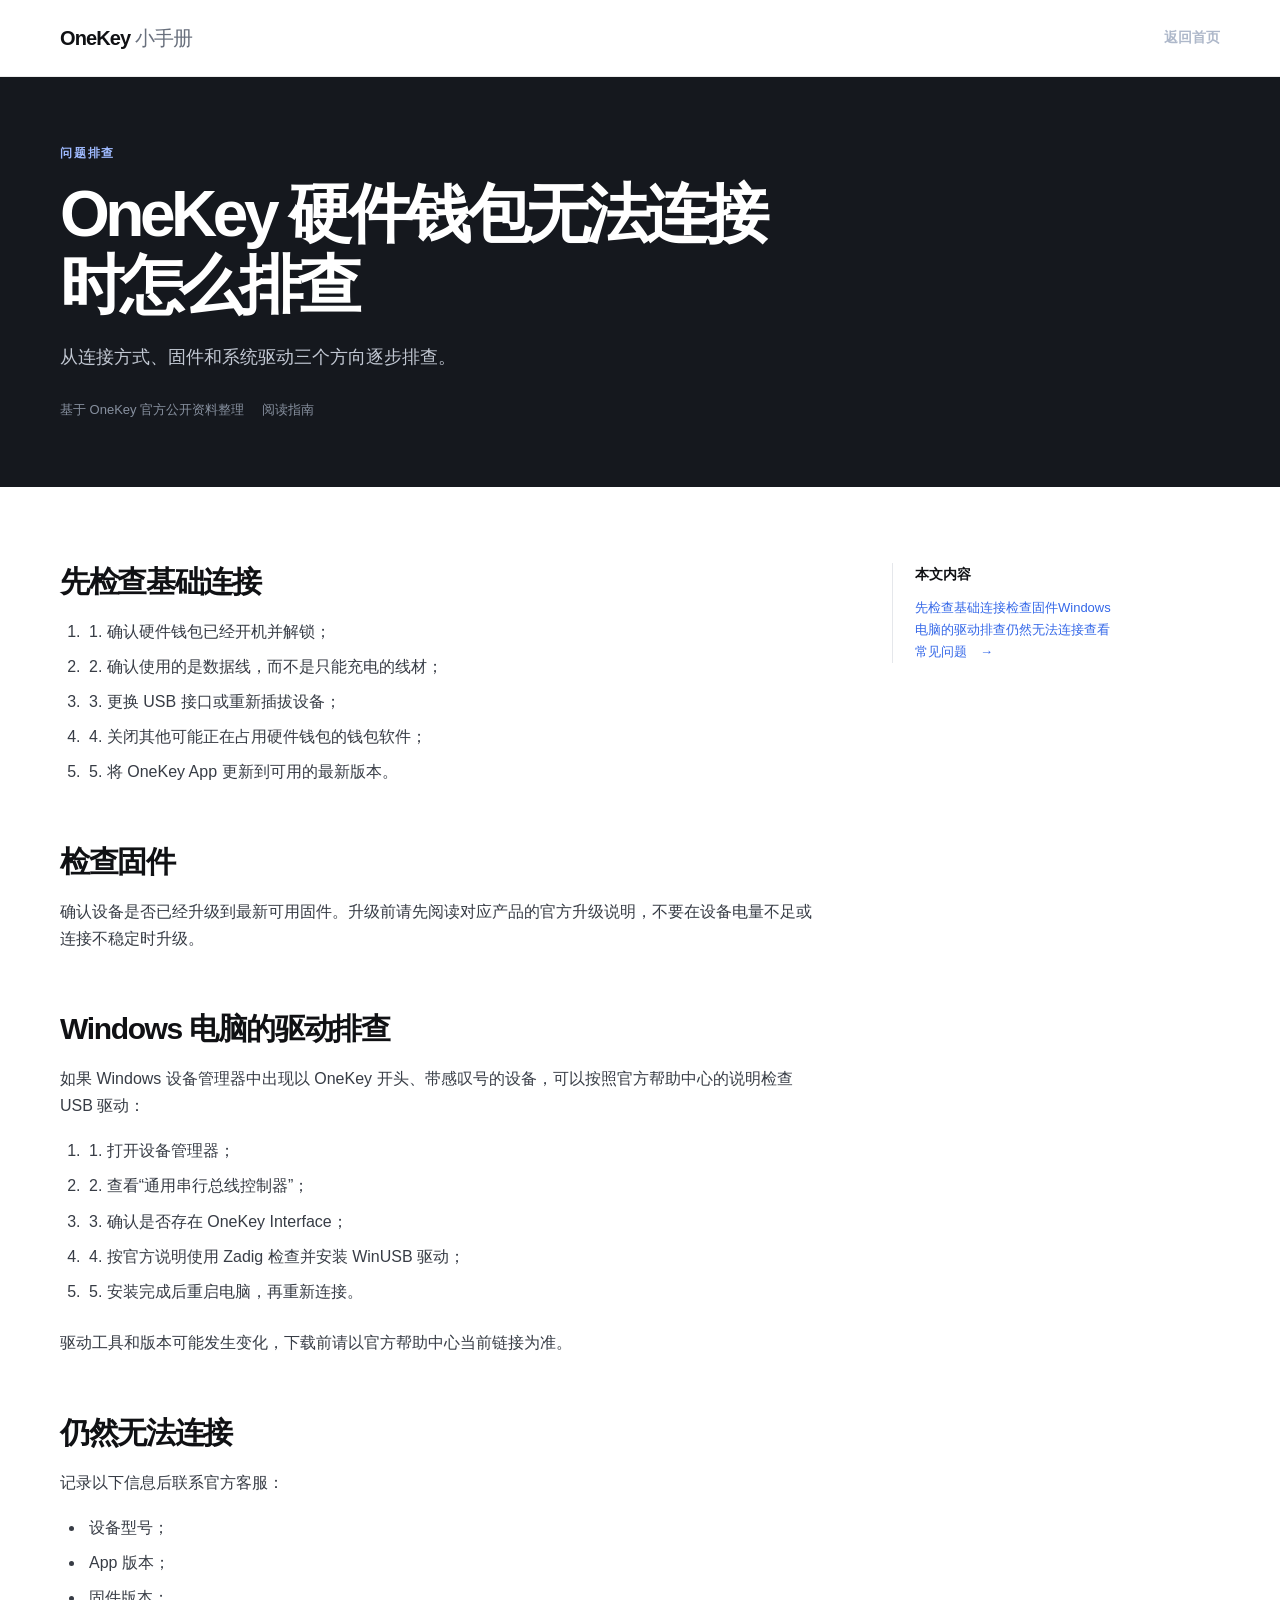
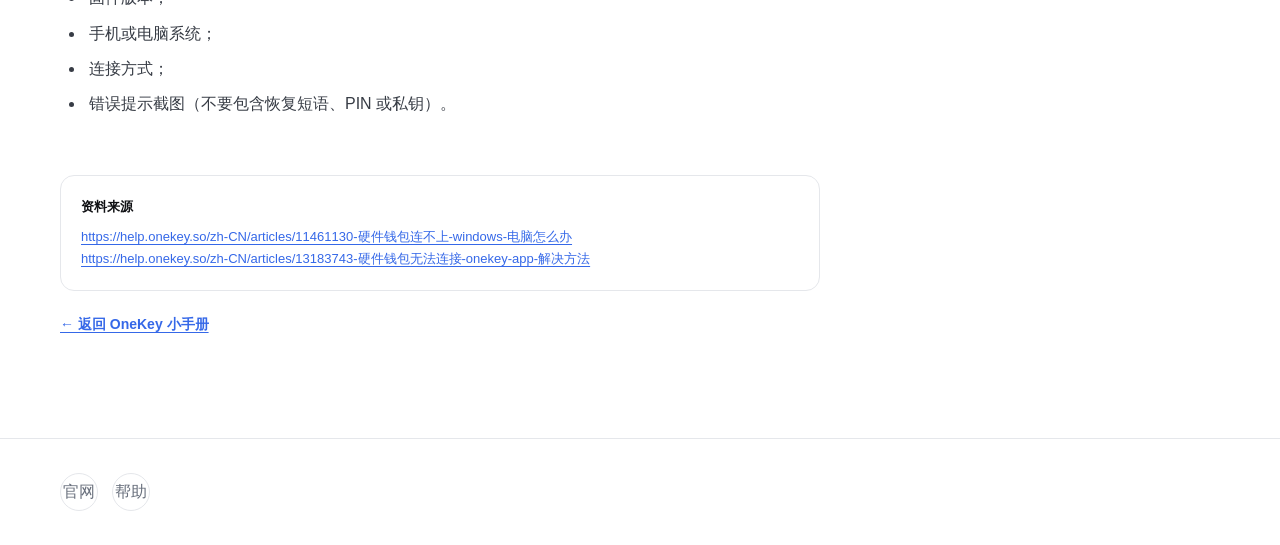
<file: guides/06-硬件钱包无法连接.html>
<!doctype html>
<html lang="zh-CN"><head><meta charset="UTF-8"><meta name="viewport" content="width=device-width, initial-scale=1">
<meta name="description" content="从连接方式、固件和系统驱动三个方向逐步排查。"><title>OneKey 硬件钱包无法连接时怎么排查｜OneKey 小手册</title><link rel="stylesheet" href="../styles.css"></head>
<body class="guide-page"><header class="site-header"><div class="container nav"><a class="brand" href="../">OneKey <span>小手册</span></a><a class="back" href="../">返回首页</a></div></header>
<main><section class="guide-hero"><div class="container guide-hero-inner"><div><p class="eyebrow">问题排查</p><h1>OneKey 硬件钱包无法连接时怎么排查</h1><p class="guide-summary">从连接方式、固件和系统驱动三个方向逐步排查。</p><div class="guide-meta"><span>基于 OneKey 官方公开资料整理</span><span>阅读指南</span></div></div></div></section>
<section class="container guide-layout"><article class="article-body"><h2 id="先检查基础连接">先检查基础连接</h2>
<ol>
<li>1. 确认硬件钱包已经开机并解锁；</li>
<li>2. 确认使用的是数据线，而不是只能充电的线材；</li>
<li>3. 更换 USB 接口或重新插拔设备；</li>
<li>4. 关闭其他可能正在占用硬件钱包的钱包软件；</li>
<li>5. 将 OneKey App 更新到可用的最新版本。</li>
</ol>
<h2 id="检查固件">检查固件</h2>
<p>确认设备是否已经升级到最新可用固件。升级前请先阅读对应产品的官方升级说明，不要在设备电量不足或连接不稳定时升级。</p>
<h2 id="windows-电脑的驱动排查">Windows 电脑的驱动排查</h2>
<p>如果 Windows 设备管理器中出现以 OneKey 开头、带感叹号的设备，可以按照官方帮助中心的说明检查 USB 驱动：</p>
<ol>
<li>1. 打开设备管理器；</li>
<li>2. 查看“通用串行总线控制器”；</li>
<li>3. 确认是否存在 OneKey Interface；</li>
<li>4. 按官方说明使用 Zadig 检查并安装 WinUSB 驱动；</li>
<li>5. 安装完成后重启电脑，再重新连接。</li>
</ol>
<p>驱动工具和版本可能发生变化，下载前请以官方帮助中心当前链接为准。</p>
<h2 id="仍然无法连接">仍然无法连接</h2>
<p>记录以下信息后联系官方客服：</p>
<ul>
<li>设备型号；</li>
<li>App 版本；</li>
<li>固件版本；</li>
<li>手机或电脑系统；</li>
<li>连接方式；</li>
<li>错误提示截图（不要包含恢复短语、PIN 或私钥）。</li>
</ul><div class="article-source"><strong>资料来源</strong><a href="https://help.onekey.so/zh-CN/articles/11461130-硬件钱包连不上-windows-电脑怎么办" target="_blank" rel="noopener">https://help.onekey.so/zh-CN/articles/11461130-硬件钱包连不上-windows-电脑怎么办</a><a href="https://help.onekey.so/zh-CN/articles/13183743-硬件钱包无法连接-onekey-app-解决方法" target="_blank" rel="noopener">https://help.onekey.so/zh-CN/articles/13183743-硬件钱包无法连接-onekey-app-解决方法</a></div><a class="back-link" href="../">← 返回 OneKey 小手册</a></article><aside class="guide-aside"><strong>本文内容</strong><a href="#先检查基础连接">先检查基础连接</a><a href="#检查固件">检查固件</a><a href="#windows-电脑的驱动排查">Windows 电脑的驱动排查</a><a href="#仍然无法连接">仍然无法连接</a><a href="../#faq">查看常见问题　→</a></aside></section></main>
<footer class="site-footer"><div class="container"><div class="footer-links"><a href="https://onekey.so/" target="_blank" rel="noopener" aria-label="OneKey 官方网站">官网</a><a href="https://help.onekey.so/" target="_blank" rel="noopener" aria-label="OneKey 帮助中心">帮助</a></div></div></footer></body></html>
</file>
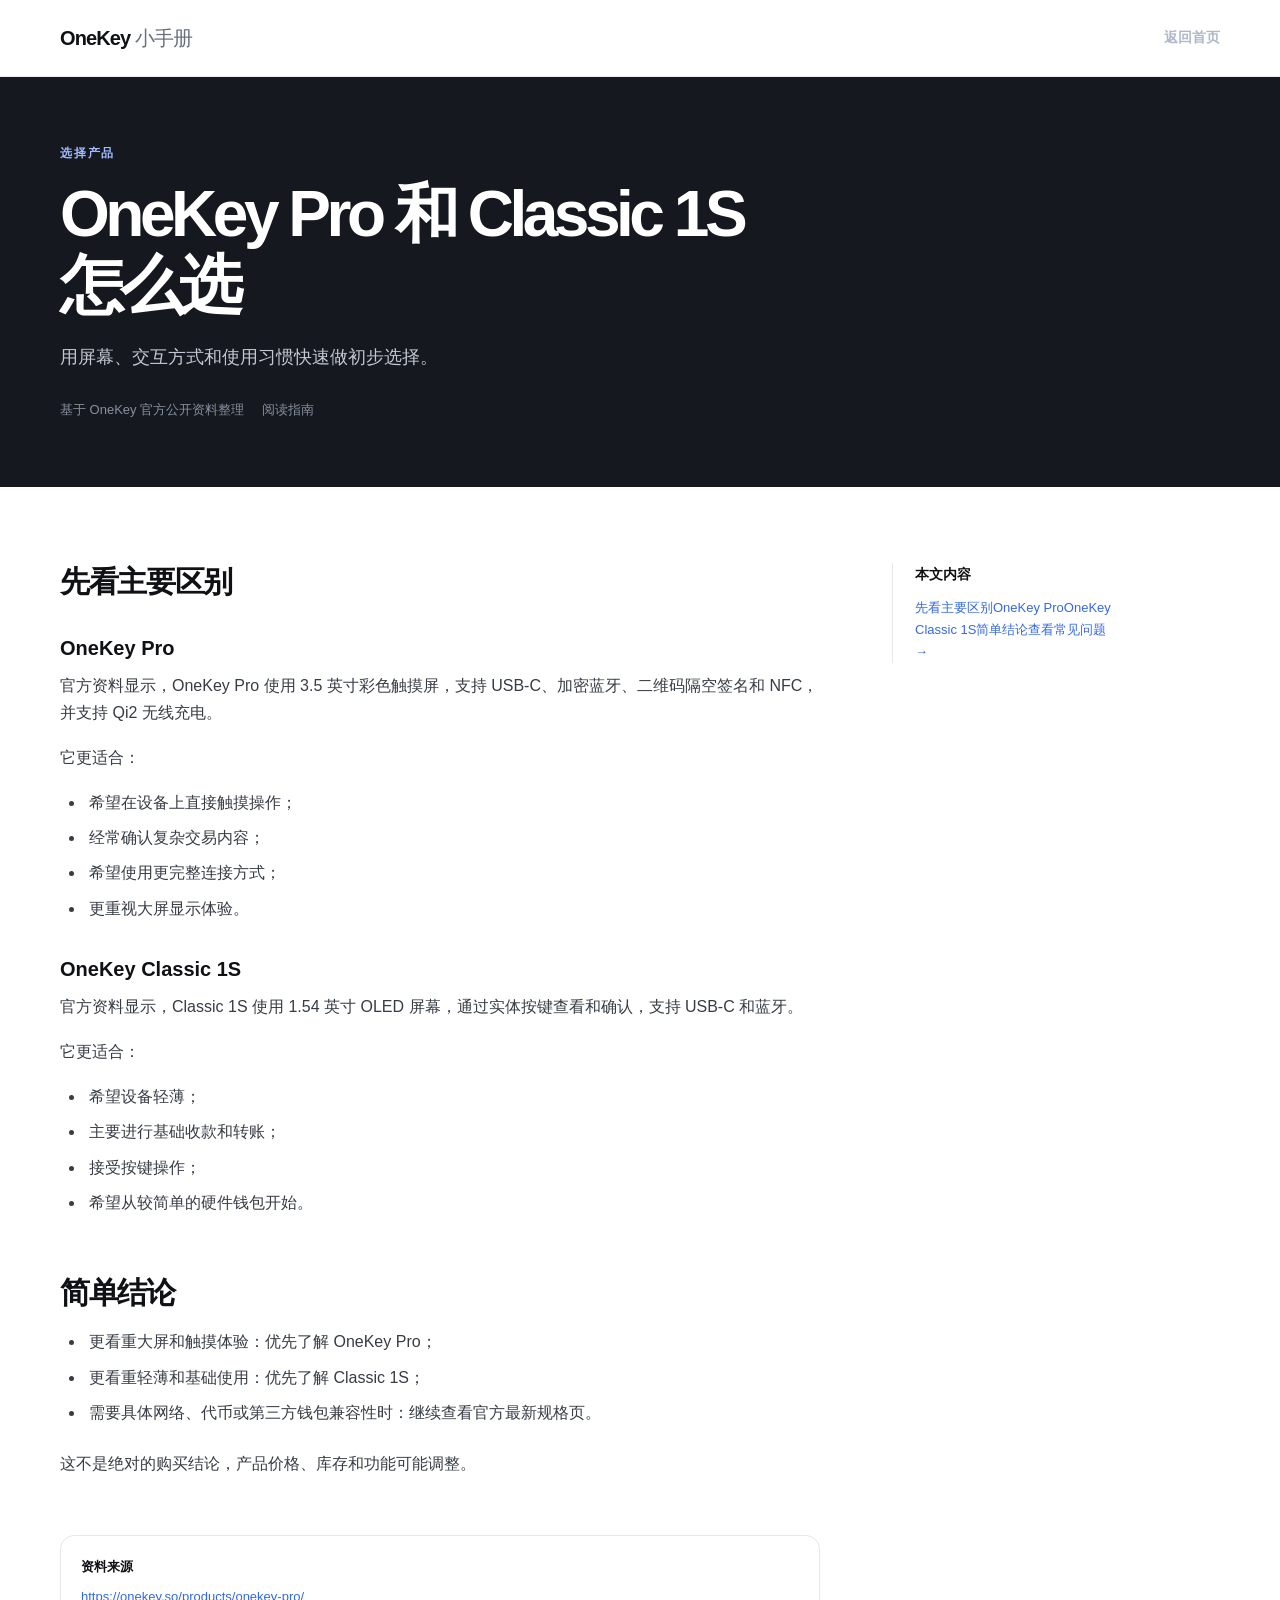
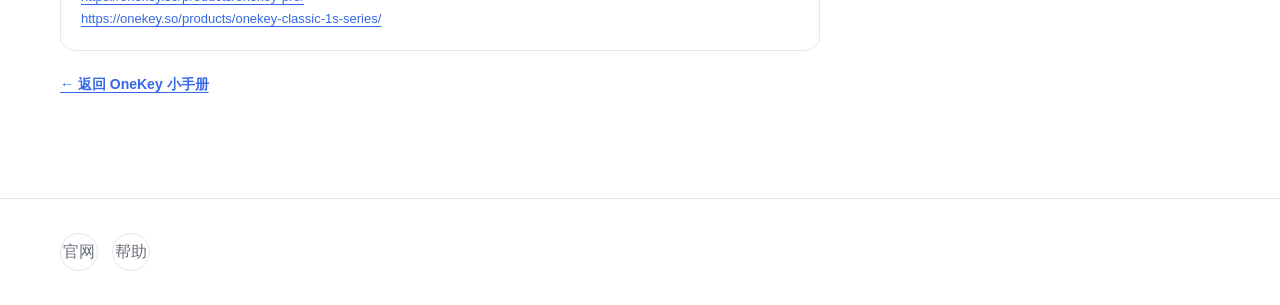
<file: guides/07-pro与classic-1s怎么选.html>
<!doctype html>
<html lang="zh-CN"><head><meta charset="UTF-8"><meta name="viewport" content="width=device-width, initial-scale=1">
<meta name="description" content="用屏幕、交互方式和使用习惯快速做初步选择。"><title>OneKey Pro 和 Classic 1S 怎么选｜OneKey 小手册</title><link rel="stylesheet" href="../styles.css"></head>
<body class="guide-page"><header class="site-header"><div class="container nav"><a class="brand" href="../">OneKey <span>小手册</span></a><a class="back" href="../">返回首页</a></div></header>
<main><section class="guide-hero"><div class="container guide-hero-inner"><div><p class="eyebrow">选择产品</p><h1>OneKey Pro 和 Classic 1S 怎么选</h1><p class="guide-summary">用屏幕、交互方式和使用习惯快速做初步选择。</p><div class="guide-meta"><span>基于 OneKey 官方公开资料整理</span><span>阅读指南</span></div></div></div></section>
<section class="container guide-layout"><article class="article-body"><h2 id="先看主要区别">先看主要区别</h2>
<h3 id="onekey-pro">OneKey Pro</h3>
<p>官方资料显示，OneKey Pro 使用 3.5 英寸彩色触摸屏，支持 USB-C、加密蓝牙、二维码隔空签名和 NFC，并支持 Qi2 无线充电。</p>
<p>它更适合：</p>
<ul>
<li>希望在设备上直接触摸操作；</li>
<li>经常确认复杂交易内容；</li>
<li>希望使用更完整连接方式；</li>
<li>更重视大屏显示体验。</li>
</ul>
<h3 id="onekey-classic-1s">OneKey Classic 1S</h3>
<p>官方资料显示，Classic 1S 使用 1.54 英寸 OLED 屏幕，通过实体按键查看和确认，支持 USB-C 和蓝牙。</p>
<p>它更适合：</p>
<ul>
<li>希望设备轻薄；</li>
<li>主要进行基础收款和转账；</li>
<li>接受按键操作；</li>
<li>希望从较简单的硬件钱包开始。</li>
</ul>
<h2 id="简单结论">简单结论</h2>
<ul>
<li>更看重大屏和触摸体验：优先了解 OneKey Pro；</li>
<li>更看重轻薄和基础使用：优先了解 Classic 1S；</li>
<li>需要具体网络、代币或第三方钱包兼容性时：继续查看官方最新规格页。</li>
</ul>
<p>这不是绝对的购买结论，产品价格、库存和功能可能调整。</p><div class="article-source"><strong>资料来源</strong><a href="https://onekey.so/products/onekey-pro/" target="_blank" rel="noopener">https://onekey.so/products/onekey-pro/</a><a href="https://onekey.so/products/onekey-classic-1s-series/" target="_blank" rel="noopener">https://onekey.so/products/onekey-classic-1s-series/</a></div><a class="back-link" href="../">← 返回 OneKey 小手册</a></article><aside class="guide-aside"><strong>本文内容</strong><a href="#先看主要区别">先看主要区别</a><a href="#onekey-pro">OneKey Pro</a><a href="#onekey-classic-1s">OneKey Classic 1S</a><a href="#简单结论">简单结论</a><a href="../#faq">查看常见问题　→</a></aside></section></main>
<footer class="site-footer"><div class="container"><div class="footer-links"><a href="https://onekey.so/" target="_blank" rel="noopener" aria-label="OneKey 官方网站">官网</a><a href="https://help.onekey.so/" target="_blank" rel="noopener" aria-label="OneKey 帮助中心">帮助</a></div></div></footer></body></html>
</file>
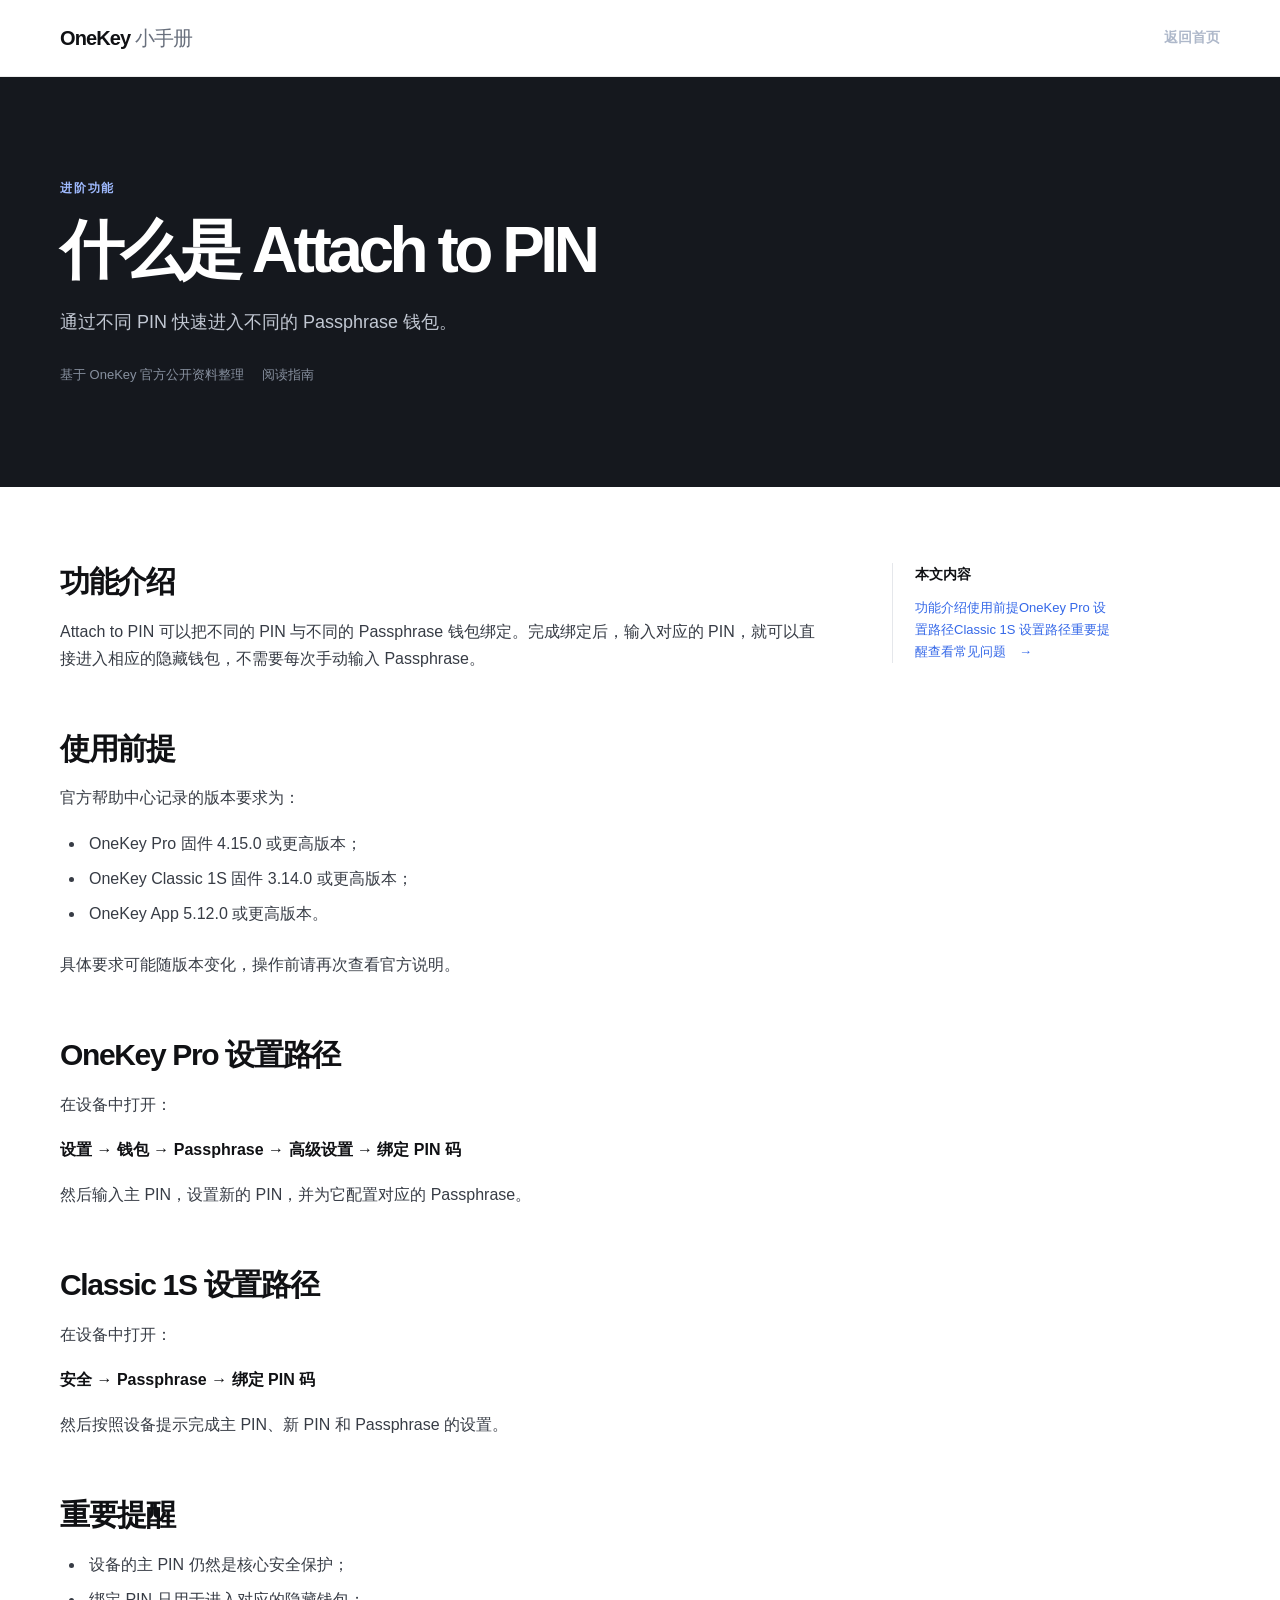
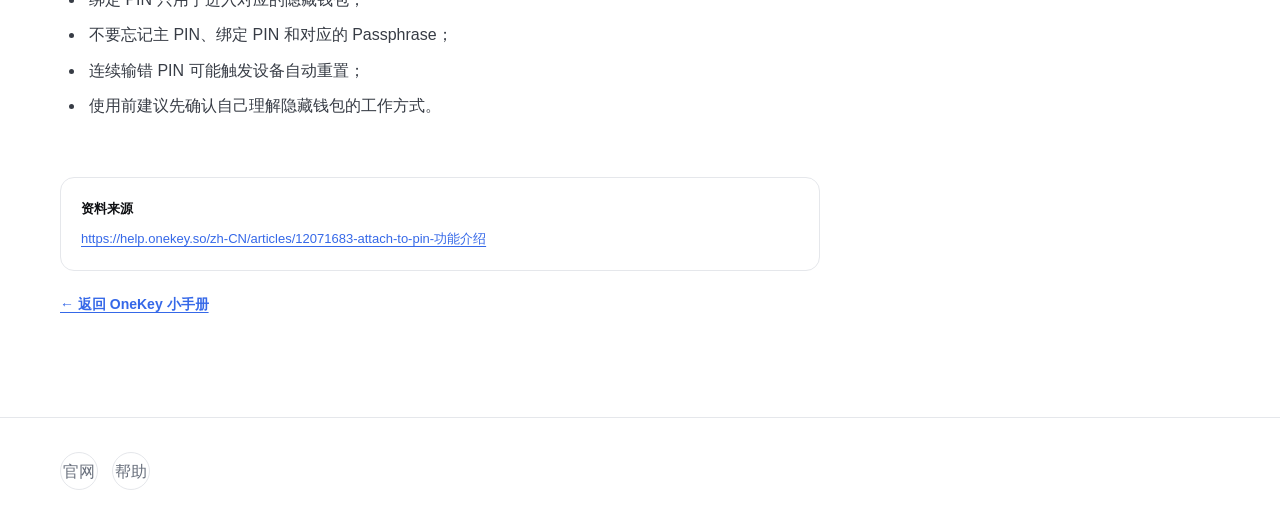
<file: guides/08-attach-to-pin.html>
<!doctype html>
<html lang="zh-CN"><head><meta charset="UTF-8"><meta name="viewport" content="width=device-width, initial-scale=1">
<meta name="description" content="通过不同 PIN 快速进入不同的 Passphrase 钱包。"><title>什么是 Attach to PIN｜OneKey 小手册</title><link rel="stylesheet" href="../styles.css"></head>
<body class="guide-page"><header class="site-header"><div class="container nav"><a class="brand" href="../">OneKey <span>小手册</span></a><a class="back" href="../">返回首页</a></div></header>
<main><section class="guide-hero"><div class="container guide-hero-inner"><div><p class="eyebrow">进阶功能</p><h1>什么是 Attach to PIN</h1><p class="guide-summary">通过不同 PIN 快速进入不同的 Passphrase 钱包。</p><div class="guide-meta"><span>基于 OneKey 官方公开资料整理</span><span>阅读指南</span></div></div></div></section>
<section class="container guide-layout"><article class="article-body"><h2 id="功能介绍">功能介绍</h2>
<p>Attach to PIN 可以把不同的 PIN 与不同的 Passphrase 钱包绑定。完成绑定后，输入对应的 PIN，就可以直接进入相应的隐藏钱包，不需要每次手动输入 Passphrase。</p>
<h2 id="使用前提">使用前提</h2>
<p>官方帮助中心记录的版本要求为：</p>
<ul>
<li>OneKey Pro 固件 4.15.0 或更高版本；</li>
<li>OneKey Classic 1S 固件 3.14.0 或更高版本；</li>
<li>OneKey App 5.12.0 或更高版本。</li>
</ul>
<p>具体要求可能随版本变化，操作前请再次查看官方说明。</p>
<h2 id="onekey-pro-设置路径">OneKey Pro 设置路径</h2>
<p>在设备中打开：</p>
<p><strong>设置 → 钱包 → Passphrase → 高级设置 → 绑定 PIN 码</strong></p>
<p>然后输入主 PIN，设置新的 PIN，并为它配置对应的 Passphrase。</p>
<h2 id="classic-1s-设置路径">Classic 1S 设置路径</h2>
<p>在设备中打开：</p>
<p><strong>安全 → Passphrase → 绑定 PIN 码</strong></p>
<p>然后按照设备提示完成主 PIN、新 PIN 和 Passphrase 的设置。</p>
<h2 id="重要提醒">重要提醒</h2>
<ul>
<li>设备的主 PIN 仍然是核心安全保护；</li>
<li>绑定 PIN 只用于进入对应的隐藏钱包；</li>
<li>不要忘记主 PIN、绑定 PIN 和对应的 Passphrase；</li>
<li>连续输错 PIN 可能触发设备自动重置；</li>
<li>使用前建议先确认自己理解隐藏钱包的工作方式。</li>
</ul><div class="article-source"><strong>资料来源</strong><a href="https://help.onekey.so/zh-CN/articles/12071683-attach-to-pin-功能介绍" target="_blank" rel="noopener">https://help.onekey.so/zh-CN/articles/12071683-attach-to-pin-功能介绍</a></div><a class="back-link" href="../">← 返回 OneKey 小手册</a></article><aside class="guide-aside"><strong>本文内容</strong><a href="#功能介绍">功能介绍</a><a href="#使用前提">使用前提</a><a href="#onekey-pro-设置路径">OneKey Pro 设置路径</a><a href="#classic-1s-设置路径">Classic 1S 设置路径</a><a href="#重要提醒">重要提醒</a><a href="../#faq">查看常见问题　→</a></aside></section></main>
<footer class="site-footer"><div class="container"><div class="footer-links"><a href="https://onekey.so/" target="_blank" rel="noopener" aria-label="OneKey 官方网站">官网</a><a href="https://help.onekey.so/" target="_blank" rel="noopener" aria-label="OneKey 帮助中心">帮助</a></div></div></footer></body></html>
</file>
<file: styles.css>
:root {
  --ink: #101114;
  --muted: #69707d;
  --soft: #f5f6f8;
  --line: #e5e7eb;
  --blue: #3568e8;
  --blue-dark: #1c3e9d;
  --max: 1160px;
  --reading: 760px;
}
* { box-sizing: border-box; }
html { scroll-behavior: smooth; }
body { margin: 0; color: var(--ink); background: #fff; font-family: Inter, ui-sans-serif, -apple-system, BlinkMacSystemFont, "Segoe UI", "PingFang SC", "Microsoft YaHei", sans-serif; line-height: 1.7; }
a { color: inherit; text-decoration: none; }
.container { width: min(var(--max), calc(100% - 48px)); margin: 0 auto; }
.site-header { position: relative; z-index: 2; border-bottom: 1px solid rgba(16,17,20,.08); background: rgba(255,255,255,.86); backdrop-filter: blur(16px); }
.nav { min-height: 76px; display: flex; align-items: center; justify-content: space-between; gap: 24px; }
.brand { font-size: 20px; font-weight: 800; letter-spacing: -.045em; }
.brand span { color: var(--muted); font-weight: 500; }
nav { display: flex; gap: 28px; color: var(--muted); font-size: 14px; }
nav a:hover, .text-link:hover, .more-link:hover { color: var(--blue); }
.hero { overflow: hidden; padding: 116px 0 128px; background: radial-gradient(circle at 82% 18%, #dbe6ff 0, rgba(219,230,255,0) 31%), linear-gradient(135deg, #f7f9ff 0%, #fff 64%); }
.hero-grid { display: grid; grid-template-columns: minmax(0, 1.05fr) minmax(300px, .95fr); gap: 72px; align-items: center; }
.eyebrow { margin: 0 0 16px; color: var(--blue); font-size: 12px; font-weight: 800; letter-spacing: .15em; text-transform: uppercase; }
.hero h1 { max-width: 700px; margin: 0; font-size: clamp(42px, 6vw, 76px); line-height: 1.08; letter-spacing: -.075em; }
.lead { max-width: 590px; margin: 24px 0 0; color: var(--muted); font-size: 19px; }
.hero-actions { display: flex; flex-wrap: wrap; gap: 12px; margin-top: 34px; }
.button { display: inline-flex; align-items: center; justify-content: center; min-height: 46px; padding: 0 19px; border-radius: 999px; font-size: 14px; font-weight: 700; transition: transform .2s, box-shadow .2s, background .2s; }
.button:hover { transform: translateY(-2px); box-shadow: 0 10px 24px rgba(32,56,120,.14); }
.button.primary { color: #fff; background: var(--ink); }
.button.secondary { color: var(--ink); background: #fff; border: 1px solid var(--line); }
.hero-note { justify-self: end; width: min(100%, 390px); padding: 28px; border: 1px solid rgba(53,104,232,.16); border-radius: 28px; background: rgba(255,255,255,.72); box-shadow: 0 24px 70px rgba(41,70,140,.12); }
.hero-note strong { display: block; margin-bottom: 16px; font-size: 18px; }
.hero-note p { margin: 0; color: var(--muted); font-size: 14px; }
.route-list { display: grid; gap: 0; margin-top: 20px; border-top: 1px solid var(--line); }
.route-list a { display: flex; justify-content: space-between; padding: 12px 0; border-bottom: 1px solid var(--line); font-size: 14px; }
.route-list a span:last-child { color: var(--blue); }
.section { padding: 104px 0; }
.section-heading { max-width: 620px; margin-bottom: 42px; }
.section-heading h2 { margin: 0; font-size: clamp(30px, 4vw, 46px); line-height: 1.15; letter-spacing: -.06em; }
.section-heading p { margin: 14px 0 0; color: var(--muted); }
.card-grid { display: grid; grid-template-columns: repeat(3, 1fr); gap: 16px; }
.card, .product { border: 1px solid var(--line); border-radius: 20px; background: #fff; transition: transform .2s, box-shadow .2s, border-color .2s; }
.card { min-height: 210px; padding: 28px; display: flex; flex-direction: column; }
.card:hover, .product:hover { transform: translateY(-4px); border-color: #c9d4ed; box-shadow: 0 16px 36px rgba(16,17,20,.07); }
.card h3, .product h3 { margin: 0; font-size: 20px; letter-spacing: -.035em; }
.card p, .product p { margin: 10px 0 20px; color: var(--muted); font-size: 14px; }
.card span { margin-top: auto; color: var(--blue); font-size: 14px; font-weight: 750; }
.tint { background: var(--soft); }
.subheading { margin: 0 0 18px; font-size: 17px; letter-spacing: -.02em; }
.product-grid { display: grid; grid-template-columns: repeat(4, 1fr); gap: 16px; }
.product { overflow: hidden; display: flex; flex-direction: column; }
.product-media { height: 220px; padding: 18px; display: grid; place-items: center; background: #eef1f6; }
.product-media img { width: 100%; height: 100%; object-fit: contain; }
.product-copy { padding: 22px; display: flex; flex: 1; flex-direction: column; }
.product-copy p { min-height: 50px; }
.product-links { display: flex; flex-wrap: wrap; gap: 12px; margin-top: auto; font-size: 13px; font-weight: 700; }
.product-links a:first-child { color: var(--blue); }
.product-links a:last-child { color: var(--muted); }
.product-placeholder { height: 220px; display: grid; place-items: center; background: #eef1f6; color: #8d97a8; font-size: 72px; font-weight: 800; }
.compare-banner { display: flex; align-items: center; justify-content: space-between; gap: 24px; margin-top: 34px; padding: 26px 30px; border-radius: 20px; color: #fff; background: #14171d; }
.compare-banner h3 { margin: 0; font-size: 20px; }
.compare-banner p { margin: 4px 0 0; color: #b8bfcc; font-size: 14px; }
.compare-banner .button { color: var(--ink); background: #fff; white-space: nowrap; }
.faq-list { border-top: 1px solid var(--line); }
.faq-list a { display: flex; align-items: center; justify-content: space-between; gap: 20px; padding: 20px 4px; border-bottom: 1px solid var(--line); font-size: 16px; }
.faq-list a:hover { color: var(--blue); }
.faq-list b { color: var(--blue); font-weight: 500; }
.more-link { display: inline-block; margin-top: 26px; color: var(--blue); font-size: 14px; font-weight: 750; }
.site-footer { padding: 34px 0; border-top: 1px solid var(--line); }
.footer-links { display: flex; gap: 14px; }
.footer-links a { display: grid; width: 38px; height: 38px; place-items: center; color: var(--muted); border: 1px solid var(--line); border-radius: 50%; }
.footer-links a:hover { color: var(--blue); border-color: var(--blue); }
.footer-links svg { width: 18px; height: 18px; fill: none; stroke: currentColor; stroke-width: 1.7; stroke-linecap: round; stroke-linejoin: round; }
/* guide pages */
.guide-hero { color: #fff; background: #15181e; }
.guide-hero-inner { min-height: 410px; display: grid; grid-template-columns: minmax(0, 1fr) 360px; align-items: center; gap: 60px; padding-top: 64px; padding-bottom: 64px; }
.guide-hero h1 { max-width: 720px; margin: 0; font-size: clamp(38px, 5vw, 64px); line-height: 1.1; letter-spacing: -.07em; }
.guide-hero .eyebrow { color: #9fbaff; }
.guide-summary { max-width: 680px; margin: 22px 0 0; color: #c2c8d3; font-size: 18px; }
.guide-meta { display: flex; flex-wrap: wrap; gap: 18px; margin-top: 26px; color: #87909f; font-size: 13px; }
.guide-cover { height: 280px; padding: 18px; display: grid; place-items: center; border-radius: 24px; background: #252a33; }
.guide-cover img { width: 100%; height: 100%; object-fit: contain; }
.guide-layout { display: grid; grid-template-columns: minmax(0, var(--reading)) 220px; gap: 72px; align-items: start; padding-top: 76px; padding-bottom: 100px; }
.article-body { min-width: 0; }
.article-body h2 { margin: 58px 0 17px; font-size: 30px; line-height: 1.25; letter-spacing: -.045em; }
.article-body h3 { margin: 34px 0 10px; font-size: 20px; line-height: 1.35; }
.article-body h2:first-child { margin-top: 0; }
.article-body p, .article-body li { color: #373c45; font-size: 16px; }
.article-body p { margin: 0 0 18px; }
.article-body ul, .article-body ol { margin: 12px 0 24px; padding-left: 25px; }
.article-body li { margin: 8px 0; padding-left: 4px; }
.article-body a { color: var(--blue); text-decoration: underline; text-underline-offset: 3px; }
.article-body strong { color: var(--ink); }
.article-body blockquote { margin: 28px 0; padding: 18px 22px; border-left: 4px solid var(--blue); border-radius: 0 12px 12px 0; background: #f1f5ff; }
.article-body blockquote p { margin: 0; color: #334d91; }
.article-body hr { margin: 42px 0; border: 0; border-top: 1px solid var(--line); }
.article-body figure { margin: 30px 0; }
.article-body figure img { display: block; max-width: 100%; height: auto; margin: 0 auto; border-radius: 14px; }
.article-body figcaption { margin-top: 8px; color: var(--muted); text-align: center; font-size: 13px; }
.article-body code { padding: 2px 6px; border-radius: 5px; background: #f0f1f3; font-size: .9em; }
.article-source { margin-top: 58px; padding: 20px; border: 1px solid var(--line); border-radius: 14px; color: var(--muted); font-size: 13px; }
.article-source strong { display: block; margin-bottom: 8px; color: var(--ink); }
.article-source a { display: block; overflow-wrap: anywhere; }
.guide-aside { position: sticky; top: 104px; padding-left: 22px; border-left: 1px solid var(--line); color: var(--muted); font-size: 13px; }
.guide-aside strong { display: block; margin-bottom: 10px; color: var(--ink); font-size: 14px; }
.guide-aside a { color: var(--blue); }
.back, .back-link { color: var(--blue); font-size: 14px; font-weight: 700; }
.guide-page .back { color: #aeb8ca; }
.back-link { display: inline-block; margin-top: 22px; }
.compare-page { padding: 84px 0 110px; }
.compare-table-wrap { overflow-x: auto; border: 1px solid var(--line); border-radius: 18px; }
.compare-table { width: 100%; min-width: 680px; border-collapse: collapse; background: #fff; }
.compare-table th, .compare-table td { padding: 18px 20px; border-bottom: 1px solid var(--line); text-align: left; vertical-align: top; }
.compare-table th { color: var(--muted); background: #f7f8fa; font-size: 13px; font-weight: 700; }
.compare-table td { font-size: 14px; }
.compare-table tr:last-child td { border-bottom: 0; }
.compare-table td:first-child { color: var(--muted); font-weight: 700; }
@media (max-width: 900px) {
  .hero-grid, .guide-hero-inner { grid-template-columns: 1fr; gap: 36px; }
  .hero-note { justify-self: start; }
  .product-grid { grid-template-columns: repeat(2, 1fr); }
  .guide-cover { max-width: 430px; }
  .guide-layout { grid-template-columns: 1fr; gap: 28px; }
  .guide-aside { position: static; order: -1; padding: 0 0 20px; border-left: 0; border-bottom: 1px solid var(--line); }
}
@media (max-width: 620px) {
  .container { width: min(var(--max), calc(100% - 32px)); }
  .nav { min-height: 64px; }
  nav { gap: 13px; font-size: 12px; }
  .hero { padding: 76px 0 84px; }
  .hero h1 { font-size: 45px; }
  .lead { font-size: 17px; }
  .section { padding: 72px 0; }
  .card-grid, .product-grid { grid-template-columns: 1fr; }
  .product-media, .product-placeholder { height: 230px; }
  .compare-banner { align-items: flex-start; flex-direction: column; padding: 24px; }
  .compare-banner .button { width: 100%; }
  .guide-hero-inner { min-height: auto; padding-top: 56px; padding-bottom: 56px; }
  .guide-hero h1 { font-size: 43px; }
  .guide-summary { font-size: 16px; }
  .guide-layout { padding-top: 54px; padding-bottom: 72px; }
  .article-body h2 { font-size: 27px; }
}
</file>
